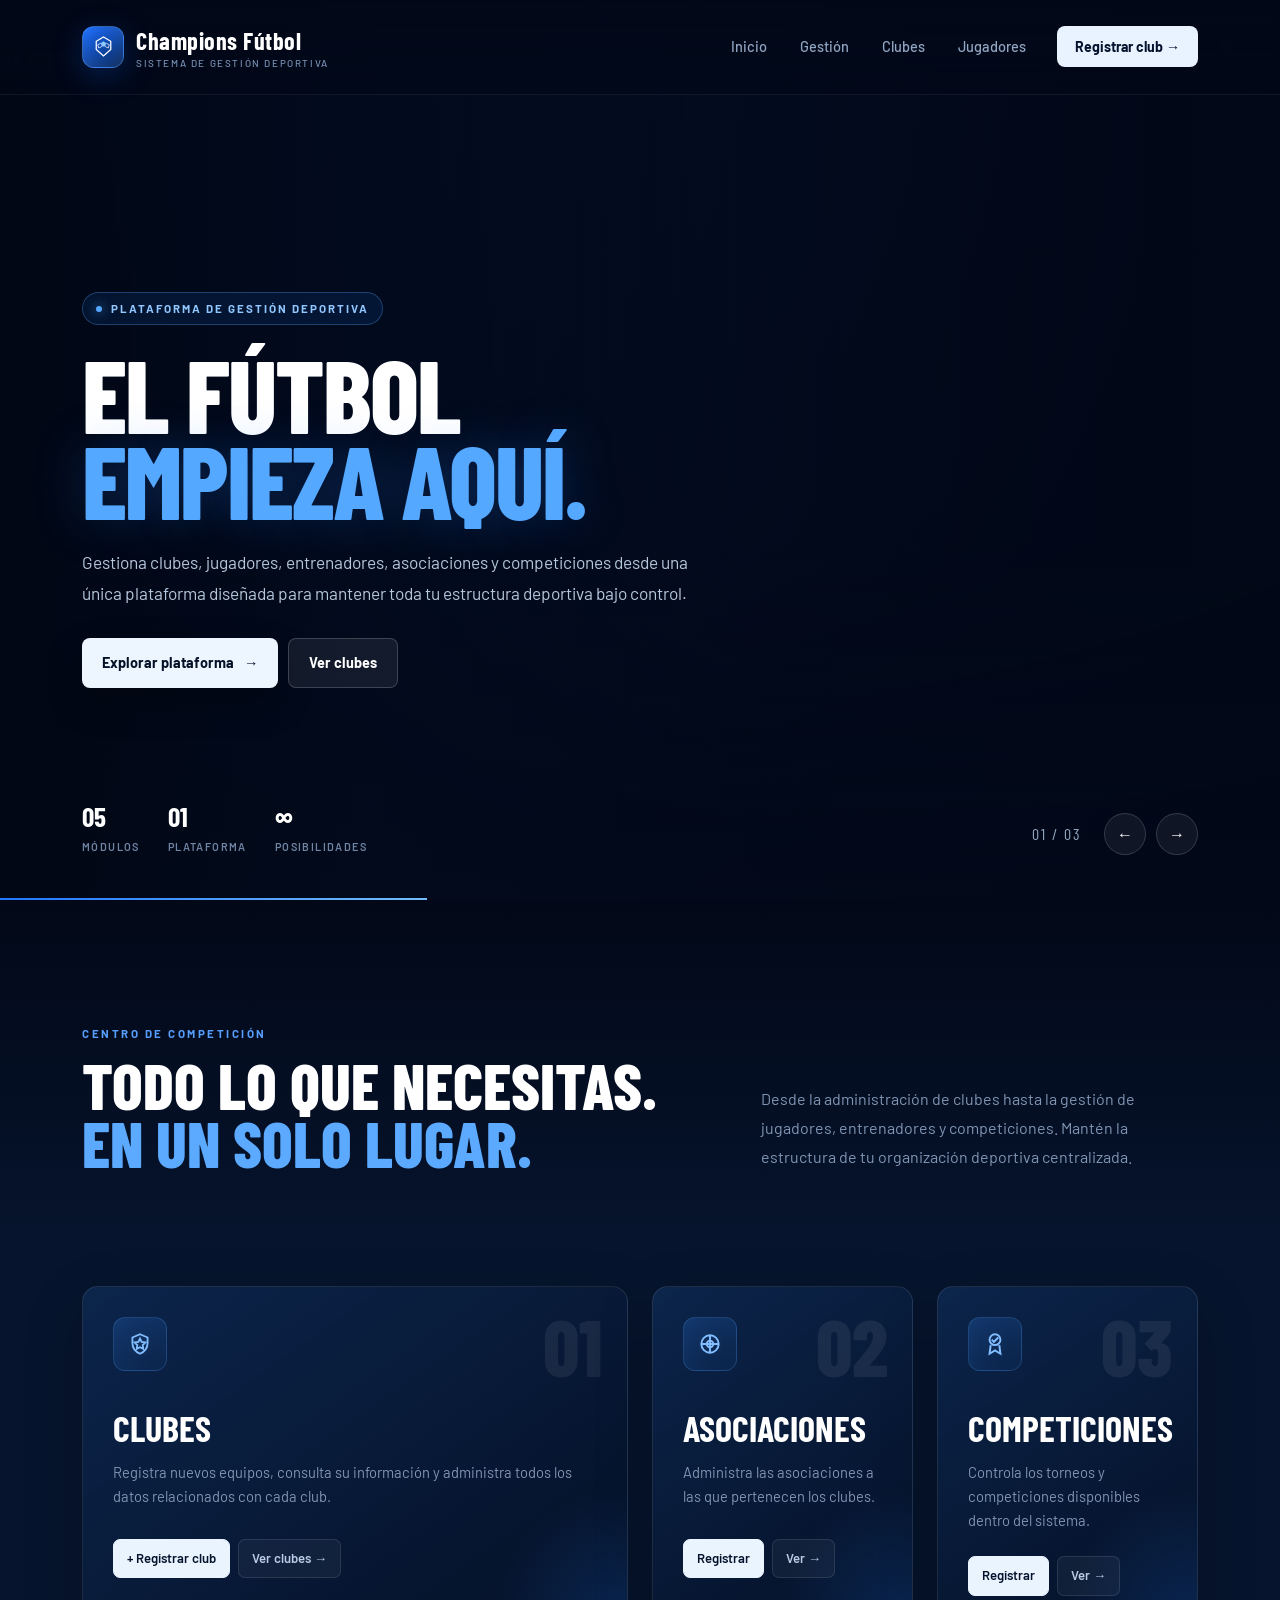
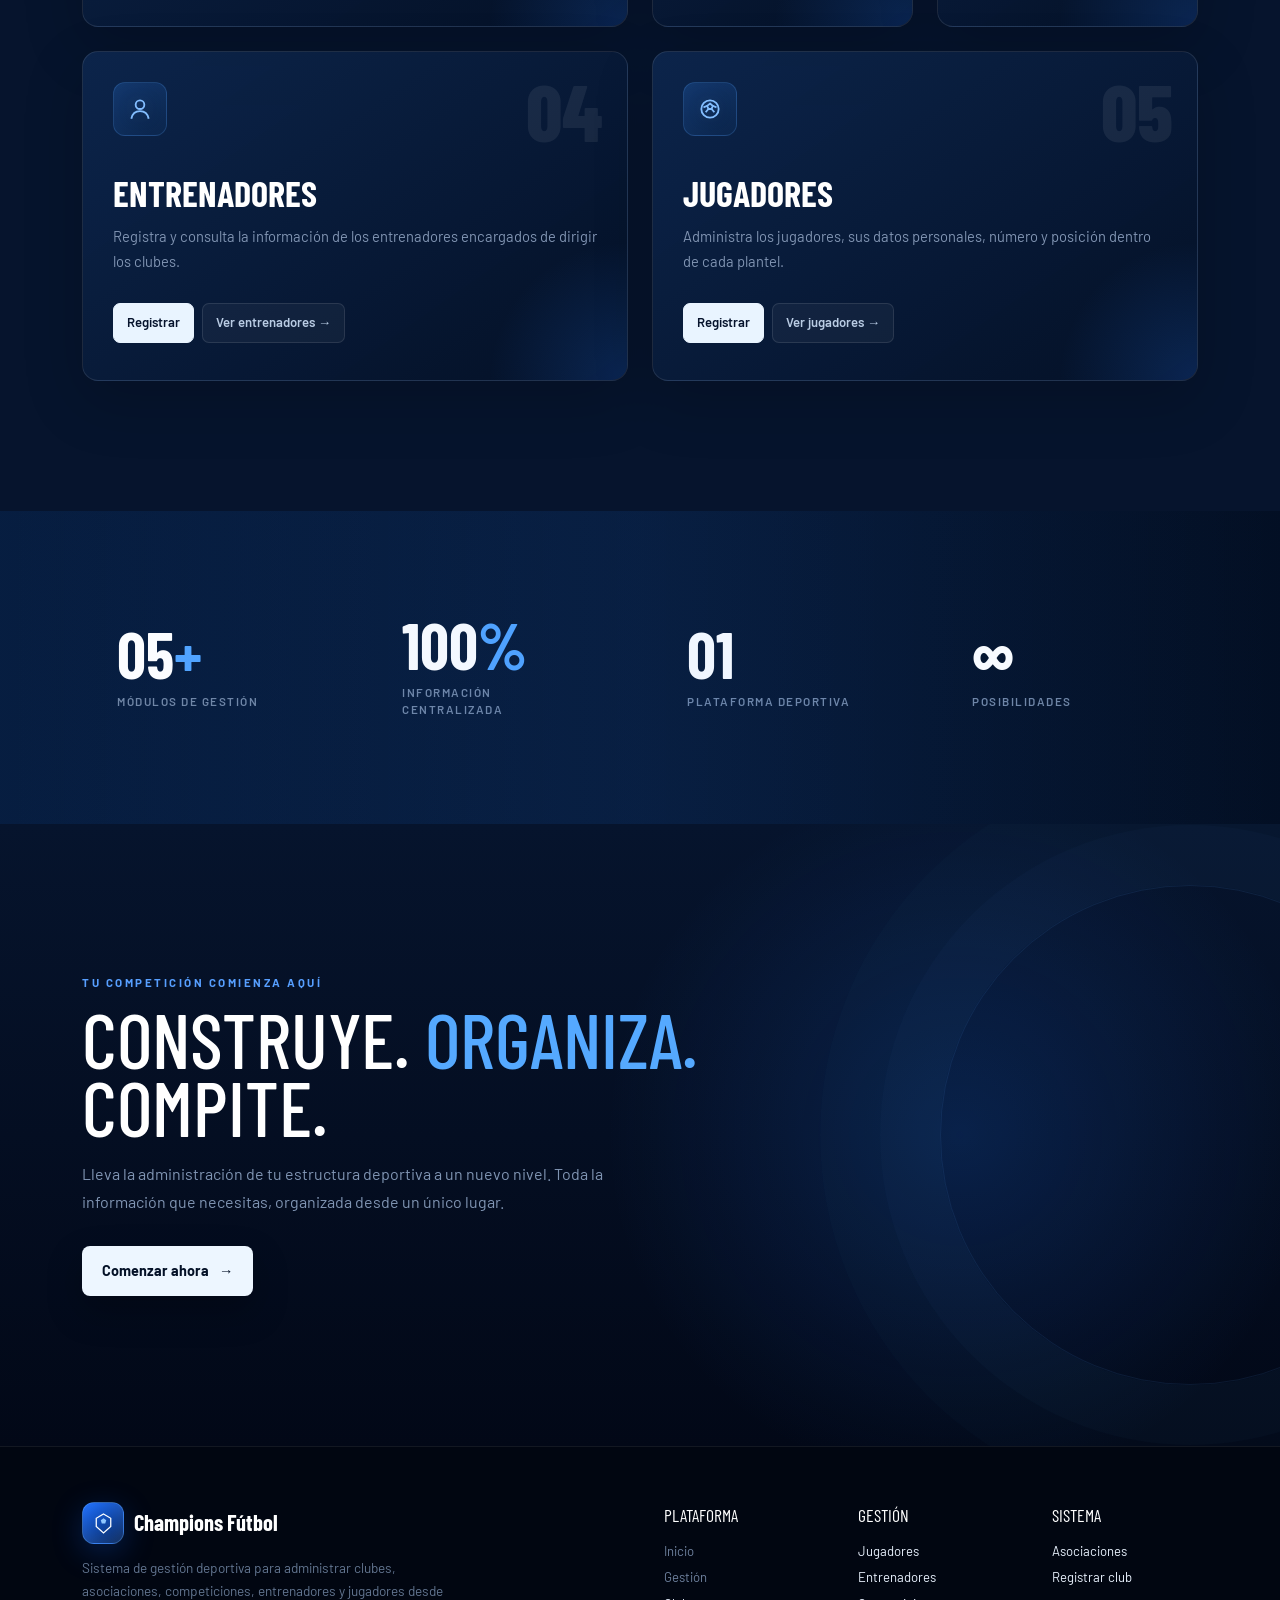
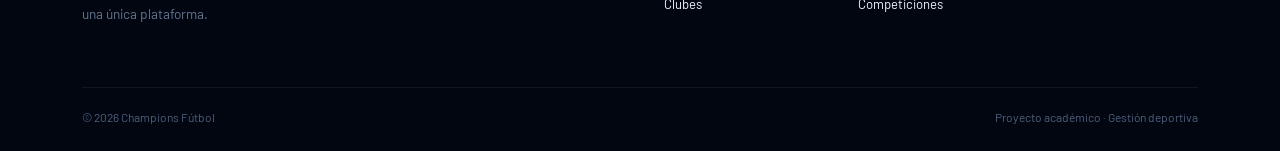
<file: futbol-apirest-norelacional/target/classes/templates/index.html>
<!DOCTYPE html>
<html lang="es" xmlns:th="http://www.thymeleaf.org">

<head>

    <meta charset="UTF-8">
    <meta name="viewport" content="width=device-width, initial-scale=1">

    <title>Champions Fútbol | Gestión deportiva</title>

    <!-- Bootstrap -->
    <link
        href="https://cdn.jsdelivr.net/npm/bootstrap@5.3.3/dist/css/bootstrap.min.css"
        rel="stylesheet">

    <!-- Fuentes -->
    <link
        href="https://fonts.googleapis.com/css2?family=Barlow:wght@300;400;500;600;700&family=Barlow+Condensed:wght@400;500;600;700;800&display=swap"
        rel="stylesheet">

    <style>

        /* =========================================================
           VARIABLES
        ========================================================= */

        :root {

            --bg: #020817;
            --bg-2: #06132c;
            --bg-3: #0a1d3d;

            --blue: #1464ff;
            --blue-light: #54a7ff;
            --blue-soft: #8fc7ff;

            --white: #ffffff;
            --text: #eaf3ff;
            --muted: #8498b7;
            --muted-2: #5f7393;

            --line: rgba(255,255,255,.10);
            --line-blue: rgba(73,151,255,.28);

            --glass: rgba(7,22,48,.68);

            --shadow:
                0 30px 90px rgba(0,0,0,.42);

            --ease: cubic-bezier(.22,.61,.36,1);
        }


        /* =========================================================
           RESET
        ========================================================= */

        * {
            box-sizing: border-box;
        }

        html {
            scroll-behavior: smooth;
        }

        body {

            margin: 0;

            color: var(--text);

            font-family: 'Barlow', sans-serif;

            background:
                radial-gradient(
                    circle at 10% 0%,
                    rgba(26,91,190,.15),
                    transparent 30%
                ),
                radial-gradient(
                    circle at 90% 40%,
                    rgba(24,103,255,.10),
                    transparent 30%
                ),
                var(--bg);

            overflow-x: hidden;
        }

        a {
            text-decoration: none;
        }

        h1,
        h2,
        h3,
        h4 {
            font-family: 'Barlow Condensed', sans-serif;
        }


        /* =========================================================
           GRID DECORATIVO
        ========================================================= */

        body::before {

            content: "";

            position: fixed;

            inset: 0;

            pointer-events: none;

            z-index: -1;

            opacity: .18;

            background-image:

                linear-gradient(
                    rgba(255,255,255,.025) 1px,
                    transparent 1px
                ),

                linear-gradient(
                    90deg,
                    rgba(255,255,255,.025) 1px,
                    transparent 1px
                );

            background-size: 90px 90px;

            mask-image:
                linear-gradient(
                    to bottom,
                    black,
                    transparent 70%
                );
        }


        /* =========================================================
           NAVBAR
        ========================================================= */

        .main-navbar {

            position: fixed;

            top: 0;
            left: 0;
            right: 0;

            z-index: 1000;

            padding: 18px 0;

            background:
                linear-gradient(
                    to bottom,
                    rgba(2,8,23,.92),
                    rgba(2,8,23,.55)
                );

            backdrop-filter: blur(18px);
            -webkit-backdrop-filter: blur(18px);

            border-bottom:
                1px solid rgba(255,255,255,.06);
        }

        .navbar-brand {

            display: flex;

            align-items: center;

            gap: 12px;

            color: white !important;

            font-family:
                'Barlow Condensed',
                sans-serif;

            font-size: 1.5rem;

            font-weight: 700;

            letter-spacing: .5px;
        }

        .brand-mark {

            width: 42px;
            height: 42px;

            display: flex;

            align-items: center;
            justify-content: center;

            border-radius: 12px;

            background:
                linear-gradient(
                    145deg,
                    #176bff,
                    #08265a
                );

            border:
                1px solid rgba(123,190,255,.35);

            box-shadow:
                0 8px 30px rgba(20,100,255,.25),
                inset 0 0 20px rgba(255,255,255,.08);
        }

        .brand-mark svg {
            width: 25px;
            height: 25px;
        }

        .brand-subtitle {

            display: block;

            margin-top: -3px;

            color: #7891b5;

            font-family: 'Barlow', sans-serif;

            font-size: .62rem;

            font-weight: 500;

            letter-spacing: 1.6px;

            text-transform: uppercase;
        }

        .nav-links {

            display: flex;

            align-items: center;

            gap: 5px;
        }

        .nav-links .nav-link {

            position: relative;

            padding: 9px 14px !important;

            color: #91a6c3;

            font-size: .91rem;

            font-weight: 500;

            border-radius: 8px;

            transition: .25s ease;
        }

        .nav-links .nav-link:hover {

            color: white;

            background:
                rgba(255,255,255,.055);
        }

        .nav-action {

            margin-left: 12px;

            padding: 10px 18px;

            border-radius: 8px;

            color: #06132e;

            background: #e8f3ff;

            font-size: .88rem;

            font-weight: 700;

            transition: .25s ease;
        }

        .nav-action:hover {

            color: #06132e;

            transform: translateY(-2px);

            background: white;

            box-shadow:
                0 10px 30px rgba(80,160,255,.20);
        }


        /* =========================================================
           HERO / CARRUSEL
        ========================================================= */

        .hero {

            position: relative;

            min-height: 820px;

            height: 100vh;

            max-height: 960px;

            overflow: hidden;
        }

        .hero-slide {

            position: absolute;

            inset: 0;

            opacity: 0;

            visibility: hidden;

            transition:
                opacity 1s ease,
                visibility 1s ease;
        }

        .hero-slide.active {

            opacity: 1;

            visibility: visible;
        }

        .hero-image {

            position: absolute;

            inset: 0;

            background-position: center;
            background-size: cover;

            transform: scale(1.04);

            transition:
                transform 7s var(--ease);
        }

        .hero-slide.active .hero-image {

            transform: scale(1);
        }

        .hero-slide:nth-child(1) .hero-image {

            background-image:
                url("https://images.unsplash.com/photo-1579952363873-27f3bade9f55?auto=format&fit=crop&w=2200&q=90");
        }

        .hero-slide:nth-child(2) .hero-image {

            background-image:
                url("https://images.unsplash.com/photo-1518091043644-c1d4457512c6?auto=format&fit=crop&w=2200&q=90");
        }

        .hero-slide:nth-child(3) .hero-image {

            background-image:
                url("https://images.unsplash.com/photo-1522778119026-d647f0596c20?auto=format&fit=crop&w=2200&q=90");
        }

        .hero-overlay {

            position: absolute;

            inset: 0;

            background:

                linear-gradient(
                    90deg,
                    rgba(1,7,20,.98) 0%,
                    rgba(2,10,28,.88) 28%,
                    rgba(2,10,28,.52) 58%,
                    rgba(2,8,23,.72) 100%
                ),

                linear-gradient(
                    0deg,
                    #020817 0%,
                    transparent 40%
                );
        }

        .hero-content {

            position: relative;

            z-index: 5;

            height: 100%;

            display: flex;

            align-items: center;
        }

        .hero-copy {

            max-width: 800px;

            padding-top: 80px;
        }

        .eyebrow {

            display: inline-flex;

            align-items: center;

            gap: 9px;

            margin-bottom: 25px;

            padding: 7px 13px;

            color: #91c7ff;

            border:
                1px solid rgba(95,169,255,.30);

            background:
                rgba(13,62,130,.24);

            border-radius: 100px;

            font-size: .72rem;

            font-weight: 700;

            letter-spacing: 2px;

            text-transform: uppercase;

            backdrop-filter: blur(12px);
        }

        .eyebrow-dot {

            width: 6px;
            height: 6px;

            border-radius: 50%;

            background: #54a7ff;

            box-shadow:
                0 0 12px #54a7ff;
        }

        .hero-title {

            margin: 0 0 25px;

            color: white;

            font-size:
                clamp(4rem, 8vw, 8.5rem);

            line-height: .84;

            font-weight: 800;

            letter-spacing: -2px;

            text-transform: uppercase;
        }

        .hero-title span {

            display: block;

            color: #55a8ff;

            text-shadow:
                0 0 50px rgba(50,135,255,.25);
        }

        .hero-text {

            max-width: 620px;

            margin-bottom: 30px;

            color: #b6c6dc;

            font-size: 1.08rem;

            line-height: 1.75;
        }

        .hero-buttons {

            display: flex;

            flex-wrap: wrap;

            gap: 10px;
        }

        .hero-btn {

            min-height: 50px;

            display: inline-flex;

            align-items: center;

            justify-content: center;

            gap: 10px;

            padding: 0 20px;

            border-radius: 8px;

            font-weight: 700;

            font-size: .9rem;

            transition: .3s var(--ease);
        }

        .hero-btn-primary {

            color: #041127;

            background: #edf6ff;

            box-shadow:
                0 15px 35px rgba(0,0,0,.25);
        }

        .hero-btn-primary:hover {

            color: #041127;

            transform: translateY(-3px);

            box-shadow:
                0 20px 45px rgba(60,145,255,.22);
        }

        .hero-btn-secondary {

            color: white;

            border:
                1px solid rgba(255,255,255,.18);

            background:
                rgba(255,255,255,.07);

            backdrop-filter: blur(10px);
        }

        .hero-btn-secondary:hover {

            color: white;

            background:
                rgba(255,255,255,.13);

            transform: translateY(-3px);
        }


        /* =========================================================
           HERO INFO
        ========================================================= */

        .hero-info {

            position: absolute;

            left: 0;
            right: 0;
            bottom: 0;

            z-index: 10;

            padding-bottom: 45px;
        }

        .hero-info-inner {

            display: flex;

            align-items: end;

            justify-content: space-between;
        }

        .hero-meta {

            display: flex;

            align-items: center;

            gap: 28px;
        }

        .meta-item {

            display: flex;

            flex-direction: column;

            gap: 2px;
        }

        .meta-number {

            color: white;

            font-family:
                'Barlow Condensed',
                sans-serif;

            font-size: 1.7rem;

            font-weight: 700;
        }

        .meta-label {

            color: #7085a4;

            font-size: .68rem;

            font-weight: 600;

            letter-spacing: 1.4px;

            text-transform: uppercase;
        }

        .hero-controls {

            display: flex;

            align-items: center;

            gap: 10px;
        }

        .slide-counter {

            margin-right: 12px;

            color: #90a5c1;

            font-family:
                'Barlow Condensed',
                sans-serif;

            font-size: 1rem;

            letter-spacing: 2px;
        }

        .slider-btn {

            width: 42px;
            height: 42px;

            display: flex;

            align-items: center;
            justify-content: center;

            color: white;

            border:
                1px solid rgba(255,255,255,.15);

            border-radius: 50%;

            background:
                rgba(255,255,255,.06);

            cursor: pointer;

            transition: .25s ease;
        }

        .slider-btn:hover {

            background:
                rgba(48,126,255,.35);

            border-color:
                rgba(91,166,255,.45);
        }

        .slider-progress {

            position: absolute;

            left: 0;
            bottom: 0;

            height: 2px;

            width: 33.33%;

            background:
                linear-gradient(
                    90deg,
                    #2177ff,
                    #72bdff
                );

            transition:
                width .4s ease;
        }


        /* =========================================================
           SECCIÓN INTRO
        ========================================================= */

        .intro {

            position: relative;

            padding: 125px 0 75px;

            background:
                linear-gradient(
                    180deg,
                    #020817,
                    #06142d
                );
        }

        .section-eyebrow {

            margin-bottom: 14px;

            color: #579fff;

            font-size: .72rem;

            font-weight: 700;

            letter-spacing: 2.5px;

            text-transform: uppercase;
        }

        .section-heading {

            margin: 0;

            color: white;

            font-size:
                clamp(3rem, 5vw, 5rem);

            line-height: .9;

            font-weight: 800;

            text-transform: uppercase;
        }

        .section-heading span {

            color: #5caaff;
        }

        .intro-description {

            max-width: 550px;

            margin: 0;

            color: #8195b3;

            font-size: 1rem;

            line-height: 1.8;
        }


        /* =========================================================
           MÓDULOS
        ========================================================= */

        .modules {

            padding: 40px 0 130px;

            background: #06142d;
        }

        .module {

            position: relative;

            height: 100%;

            min-height: 330px;

            padding: 30px;

            overflow: hidden;

            border:
                1px solid var(--line);

            border-radius: 16px;

            background:
                linear-gradient(
                    145deg,
                    rgba(13,39,78,.90),
                    rgba(4,16,38,.95)
                );

            box-shadow:
                0 20px 60px rgba(0,0,0,.18);

            transition:
                transform .35s var(--ease),
                border-color .35s ease,
                box-shadow .35s ease;
        }

        .module:hover {

            transform: translateY(-8px);

            border-color:
                rgba(79,158,255,.35);

            box-shadow:
                0 30px 75px rgba(0,0,0,.35),
                0 0 45px rgba(27,100,220,.08);
        }

        .module::before {

            content: "";

            position: absolute;

            width: 300px;
            height: 300px;

            right: -150px;
            bottom: -150px;

            border-radius: 50%;

            background:
                radial-gradient(
                    circle,
                    rgba(37,124,255,.20),
                    transparent 65%
                );

            transition: .4s ease;
        }

        .module:hover::before {

            transform: scale(1.3);

            opacity: .8;
        }

        .module-number {

            position: absolute;

            right: 24px;
            top: 18px;

            color:
                rgba(255,255,255,.07);

            font-family:
                'Barlow Condensed',
                sans-serif;

            font-size: 5rem;

            font-weight: 800;

            line-height: 1;
        }

        .module-icon {

            position: relative;

            width: 54px;
            height: 54px;

            display: flex;

            align-items: center;
            justify-content: center;

            margin-bottom: 35px;

            color: #82bdff;

            border:
                1px solid rgba(89,166,255,.22);

            border-radius: 12px;

            background:
                linear-gradient(
                    145deg,
                    rgba(50,128,236,.22),
                    rgba(16,48,94,.20)
                );

            box-shadow:
                inset 0 0 20px rgba(80,160,255,.04);
        }

        .module-icon svg {

            width: 26px;
            height: 26px;
        }

        .module h3 {

            position: relative;

            margin: 0 0 10px;

            color: white;

            font-size: 2.25rem;

            font-weight: 700;

            text-transform: uppercase;
        }

        .module p {

            position: relative;

            max-width: 500px;

            min-height: 55px;

            margin-bottom: 24px;

            color: #8094b2;

            font-size: .92rem;

            line-height: 1.65;
        }

        .module-actions {

            position: relative;

            display: flex;

            flex-wrap: wrap;

            gap: 8px;
        }

        .module-btn {

            display: inline-flex;

            align-items: center;

            gap: 7px;

            padding: 9px 13px;

            color: #b9cce4;

            border:
                1px solid rgba(255,255,255,.10);

            border-radius: 7px;

            background:
                rgba(255,255,255,.045);

            font-size: .82rem;

            font-weight: 600;

            transition: .25s ease;
        }

        .module-btn:hover {

            color: white;

            background:
                rgba(72,145,255,.17);

            border-color:
                rgba(80,155,255,.30);
        }

        .module-btn.primary {

            color: #06132c;

            background:
                #e9f4ff;

            border-color:
                #e9f4ff;
        }

        .module-btn.primary:hover {

            color: #06132c;

            background: white;

            transform: translateY(-2px);
        }


        /* =========================================================
           ESTADÍSTICAS
        ========================================================= */

        .stats {

            position: relative;

            padding: 95px 0;

            background:

                linear-gradient(
                    90deg,
                    rgba(7,31,67,.95),
                    rgba(3,16,37,.95)
                );
        }

        .stats::before {

            content: "";

            position: absolute;

            inset: 0;

            background:
                linear-gradient(
                    90deg,
                    transparent,
                    rgba(47,132,255,.08),
                    transparent
                );

            pointer-events: none;
        }

        .stat {

            padding: 10px 35px;

            border-left:
                1px solid rgba(255,255,255,.10);
        }

        .stat:first-child {

            border-left: none;
        }

        .stat-number {

            color: white;

            font-family:
                'Barlow Condensed',
                sans-serif;

            font-size: 4rem;

            font-weight: 700;

            line-height: .9;
        }

        .stat-number span {

            color: #51a4ff;
        }

        .stat-label {

            margin-top: 10px;

            color: #7186a5;

            font-size: .73rem;

            font-weight: 600;

            letter-spacing: 1.5px;

            text-transform: uppercase;
        }


        /* =========================================================
           CTA
        ========================================================= */

        .cta {

            position: relative;

            padding: 150px 0;

            overflow: hidden;

            background:

                radial-gradient(
                    circle at 75% 50%,
                    rgba(32,119,255,.18),
                    transparent 35%
                ),

                linear-gradient(
                    180deg,
                    #06142d,
                    #020817
                );
        }

        .cta::before {

            content: "";

            position: absolute;

            width: 500px;
            height: 500px;

            right: -160px;
            top: 50%;

            transform: translateY(-50%);

            border-radius: 50%;

            border:
                1px solid rgba(87,166,255,.10);

            box-shadow:
                0 0 0 60px rgba(87,166,255,.025),
                0 0 0 120px rgba(87,166,255,.015);
        }

        .cta-content {

            position: relative;

            z-index: 2;
        }

        .cta-title {

            max-width: 850px;

            margin: 0 0 20px;

            color: white;

            font-size:
                clamp(3.3rem, 6vw, 6.5rem);

            line-height: .88;

            text-transform: uppercase;
        }

        .cta-title span {

            color: #55a9ff;
        }

        .cta-text {

            max-width: 580px;

            margin-bottom: 30px;

            color: #8095b3;

            line-height: 1.75;
        }


        /* =========================================================
           FOOTER
        ========================================================= */

        footer {

            padding: 55px 0 25px;

            background: #010611;

            border-top:
                1px solid rgba(255,255,255,.07);
        }

        .footer-brand {

            display: flex;

            align-items: center;

            gap: 10px;

            color: white;

            font-family:
                'Barlow Condensed',
                sans-serif;

            font-size: 1.4rem;

            font-weight: 700;
        }

        .footer-description {

            max-width: 380px;

            margin-top: 12px;

            color: #637691;

            font-size: .85rem;

            line-height: 1.7;
        }

        .footer-title {

            margin-bottom: 13px;

            color: white;

            font-family:
                'Barlow Condensed',
                sans-serif;

            font-size: 1.1rem;

            text-transform: uppercase;
        }

        .footer-links {

            display: flex;

            flex-direction: column;

            gap: 7px;
        }

        .footer-links a {

            color: #6e819e;

            font-size: .82rem;

            transition: .2s ease;
        }

        .footer-links a:hover {

            color: #8fc7ff;

            transform: translateX(3px);
        }

        .footer-bottom {

            margin-top: 45px;

            padding-top: 20px;

            border-top:
                1px solid rgba(255,255,255,.06);

            color: #4d607b;

            font-size: .75rem;
        }


        /* =========================================================
           ANIMACIONES
        ========================================================= */

        @keyframes fadeUp {

            from {

                opacity: 0;

                transform:
                    translateY(25px);
            }

            to {

                opacity: 1;

                transform:
                    translateY(0);
            }
        }

        .hero-slide.active .eyebrow {

            animation:
                fadeUp .8s .1s both;
        }

        .hero-slide.active .hero-title {

            animation:
                fadeUp .8s .2s both;
        }

        .hero-slide.active .hero-text {

            animation:
                fadeUp .8s .3s both;
        }

        .hero-slide.active .hero-buttons {

            animation:
                fadeUp .8s .4s both;
        }


        /* =========================================================
           RESPONSIVE
        ========================================================= */

        @media (max-width: 991px) {

            .main-navbar {
                padding: 12px 0;
            }

            .nav-links {
                padding-top: 15px;

                align-items: flex-start;

                flex-direction: column;
            }

            .nav-action {
                margin: 10px 0 0;
            }

            .hero {
                min-height: 760px;
            }

            .hero-title {
                font-size: clamp(3.7rem, 12vw, 6rem);
            }

            .hero-meta {
                gap: 18px;
            }

            .stat {
                border-left: none;

                border-top:
                    1px solid rgba(255,255,255,.10);

                padding:
                    25px 15px;
            }

            .stat:first-child {
                border-top: none;
            }
        }


        @media (max-width: 575px) {

            .hero {
                min-height: 760px;
            }

            .hero-title {
                font-size: 3.7rem;

                letter-spacing: -1px;
            }

            .hero-text {
                font-size: .95rem;
            }

            .hero-buttons {
                flex-direction: column;
            }

            .hero-btn {
                width: 100%;
            }

            .hero-info-inner {
                align-items: flex-start;

                flex-direction: column;

                gap: 20px;
            }

            .hero-meta {
                width: 100%;

                justify-content: space-between;
            }

            .hero-controls {
                align-self: flex-end;
            }

            .intro {
                padding-top: 85px;
            }

            .module {
                min-height: auto;

                padding: 25px;
            }

            .module-number {
                font-size: 4rem;
            }

            .cta {
                padding: 100px 0;
            }

            .cta-title {
                font-size: 3.5rem;
            }
        }

    </style>

</head>


<body>


<!-- =========================================================
     NAVBAR
========================================================= -->

<nav class="navbar navbar-expand-lg main-navbar">

    <div class="container">

        <a class="navbar-brand" href="#inicio">

            <div class="brand-mark">

                <svg
                    viewBox="0 0 100 100"
                    fill="none">

                    <path
                        d="M50 12L79 29V62L50 88L21 62V29L50 12Z"
                        stroke="white"
                        stroke-width="5"/>

                    <path
                        d="M50 29L61 37L57 50H43L39 37L50 29Z"
                        fill="#8fc7ff"/>

                    <path
                        d="M39 37L27 43L31 56L43 50"
                        stroke="white"
                        stroke-width="3"/>

                    <path
                        d="M61 37L73 43L69 56L57 50"
                        stroke="white"
                        stroke-width="3"/>

                </svg>

            </div>

            <div>

                Champions Fútbol

                <span class="brand-subtitle">
                    Sistema de gestión deportiva
                </span>

            </div>

        </a>


        <button
            class="navbar-toggler"
            type="button"
            data-bs-toggle="collapse"
            data-bs-target="#navMenu">

            <span class="navbar-toggler-icon"></span>

        </button>


        <div
            class="collapse navbar-collapse"
            id="navMenu">

            <div class="nav-links ms-auto">

                <a
                    class="nav-link"
                    href="#inicio">
                    Inicio
                </a>

                <a
                    class="nav-link"
                    href="#gestion">
                    Gestión
                </a>

                <a
                    class="nav-link"
                    th:href="@{/club/listar}">
                    Clubes
                </a>

                <a
                    class="nav-link"
                    th:href="@{/jugador/listar}">
                    Jugadores
                </a>

                <a
                    class="nav-action"
                    th:href="@{/club}">
                    Registrar club →
                </a>

            </div>

        </div>

    </div>

</nav>


<!-- =========================================================
     HERO
========================================================= -->

<header
    class="hero"
    id="inicio">


    <!-- SLIDE 1 -->

    <div class="hero-slide active">

        <div class="hero-image"></div>

        <div class="hero-overlay"></div>


        <div class="container hero-content">

            <div class="hero-copy">

                <div class="eyebrow">

                    <span class="eyebrow-dot"></span>

                    Plataforma de gestión deportiva

                </div>


                <h1 class="hero-title">

                    El fútbol

                    <span>
                        empieza aquí.
                    </span>

                </h1>


                <p class="hero-text">

                    Gestiona clubes, jugadores, entrenadores,
                    asociaciones y competiciones desde una
                    única plataforma diseñada para mantener
                    toda tu estructura deportiva bajo control.

                </p>


                <div class="hero-buttons">

                    <a
                        class="hero-btn hero-btn-primary"
                        href="#gestion">

                        Explorar plataforma

                        <span>→</span>

                    </a>


                    <a
                        class="hero-btn hero-btn-secondary"
                        th:href="@{/club/listar}">

                        Ver clubes

                    </a>

                </div>

            </div>

        </div>

    </div>


    <!-- SLIDE 2 -->

    <div class="hero-slide">

        <div class="hero-image"></div>

        <div class="hero-overlay"></div>


        <div class="container hero-content">

            <div class="hero-copy">

                <div class="eyebrow">

                    <span class="eyebrow-dot"></span>

                    Administración de clubes

                </div>


                <h1 class="hero-title">

                    Cada equipo.

                    <span>
                        Una historia.
                    </span>

                </h1>


                <p class="hero-text">

                    Registra y administra la información
                    de cada club para construir una base
                    deportiva organizada y preparada para
                    competir.

                </p>


                <div class="hero-buttons">

                    <a
                        class="hero-btn hero-btn-primary"
                        th:href="@{/club}">

                        Registrar club

                        <span>→</span>

                    </a>


                    <a
                        class="hero-btn hero-btn-secondary"
                        th:href="@{/club/listar}">

                        Consultar clubes

                    </a>

                </div>

            </div>

        </div>

    </div>


    <!-- SLIDE 3 -->

    <div class="hero-slide">

        <div class="hero-image"></div>

        <div class="hero-overlay"></div>


        <div class="container hero-content">

            <div class="hero-copy">

                <div class="eyebrow">

                    <span class="eyebrow-dot"></span>

                    Gestión de plantillas

                </div>


                <h1 class="hero-title">

                    El talento

                    <span>
                        mueve el juego.
                    </span>

                </h1>


                <p class="hero-text">

                    Mantén organizados los datos de tus
                    jugadores y entrenadores y construye
                    una estructura deportiva preparada
                    para cada competición.

                </p>


                <div class="hero-buttons">

                    <a
                        class="hero-btn hero-btn-primary"
                        th:href="@{/jugador}">

                        Gestionar jugadores

                        <span>→</span>

                    </a>


                    <a
                        class="hero-btn hero-btn-secondary"
                        th:href="@{/entrenador/listar}">

                        Ver entrenadores

                    </a>

                </div>

            </div>

        </div>

    </div>


    <!-- INFORMACIÓN INFERIOR -->

    <div class="hero-info">

        <div class="container">

            <div class="hero-info-inner">


                <div class="hero-meta">

                    <div class="meta-item">

                        <span class="meta-number">
                            05
                        </span>

                        <span class="meta-label">
                            Módulos
                        </span>

                    </div>


                    <div class="meta-item">

                        <span class="meta-number">
                            01
                        </span>

                        <span class="meta-label">
                            Plataforma
                        </span>

                    </div>


                    <div class="meta-item">

                        <span class="meta-number">
                            ∞
                        </span>

                        <span class="meta-label">
                            Posibilidades
                        </span>

                    </div>

                </div>


                <div class="hero-controls">

                    <span
                        class="slide-counter"
                        id="slideCounter">

                        01 / 03

                    </span>


                    <button
                        class="slider-btn"
                        id="prevSlide"
                        aria-label="Anterior">

                        ←

                    </button>


                    <button
                        class="slider-btn"
                        id="nextSlide"
                        aria-label="Siguiente">

                        →

                    </button>

                </div>

            </div>

        </div>

    </div>


    <div
        class="slider-progress"
        id="sliderProgress">
    </div>

</header>


<!-- =========================================================
     INTRO
========================================================= -->

<section class="intro">

    <div class="container">

        <div class="row align-items-end g-5">

            <div class="col-lg-7">

                <div class="section-eyebrow">
                    Centro de competición
                </div>

                <h2 class="section-heading">
                    Todo lo que necesitas.
                    <span>En un solo lugar.</span>
                </h2>

            </div>


            <div class="col-lg-5">

                <p class="intro-description">

                    Desde la administración de clubes hasta
                    la gestión de jugadores, entrenadores y
                    competiciones. Mantén la estructura de
                    tu organización deportiva centralizada.

                </p>

            </div>

        </div>

    </div>

</section>


<!-- =========================================================
     MÓDULOS
========================================================= -->

<section
    class="modules"
    id="gestion">

    <div class="container">

        <div class="row g-4">


            <!-- CLUBES -->

            <div class="col-lg-6">

                <article class="module">

                    <span class="module-number">
                        01
                    </span>


                    <div class="module-icon">

                        <svg
                            viewBox="0 0 24 24"
                            fill="none"
                            stroke="currentColor"
                            stroke-width="1.7">

                            <path
                                d="M12 3L19 6V11C19 15.5 16.1 19.1 12 21C7.9 19.1 5 15.5 5 11V6L12 3Z"/>

                            <path
                                d="M12 7L13.5 10L17 10.5L14.5 13L15 16.5L12 15L9 16.5L9.5 13L7 10.5L10.5 10L12 7Z"/>

                        </svg>

                    </div>


                    <h3>
                        Clubes
                    </h3>


                    <p>

                        Registra nuevos equipos, consulta su
                        información y administra todos los datos
                        relacionados con cada club.

                    </p>


                    <div class="module-actions">

                        <a
                            class="module-btn primary"
                            th:href="@{/club}">

                            + Registrar club

                        </a>


                        <a
                            class="module-btn"
                            th:href="@{/club/listar}">

                            Ver clubes →

                        </a>

                    </div>

                </article>

            </div>


            <!-- ASOCIACIONES -->

            <div class="col-lg-3 col-md-6">

                <article class="module">

                    <span class="module-number">
                        02
                    </span>


                    <div class="module-icon">

                        <svg
                            viewBox="0 0 24 24"
                            fill="none"
                            stroke="currentColor"
                            stroke-width="1.8">

                            <circle
                                cx="12"
                                cy="12"
                                r="8"/>

                            <path
                                d="M12 4V20"/>

                            <path
                                d="M4 12H20"/>

                            <circle
                                cx="12"
                                cy="12"
                                r="3"/>

                        </svg>

                    </div>


                    <h3>
                        Asociaciones
                    </h3>


                    <p>

                        Administra las asociaciones a las
                        que pertenecen los clubes.

                    </p>


                    <div class="module-actions">

                        <a
                            class="module-btn primary"
                            th:href="@{/asociacion}">

                            Registrar

                        </a>


                        <a
                            class="module-btn"
                            th:href="@{/asociacion/listar}">

                            Ver →

                        </a>

                    </div>

                </article>

            </div>


            <!-- COMPETICIONES -->

            <div class="col-lg-3 col-md-6">

                <article class="module">

                    <span class="module-number">
                        03
                    </span>


                    <div class="module-icon">

                        <svg
                            viewBox="0 0 24 24"
                            fill="none"
                            stroke="currentColor"
                            stroke-width="1.8">

                            <circle
                                cx="12"
                                cy="8"
                                r="5"/>

                            <path
                                d="M8 13L7 21L12 18L17 21L16 13"/>

                            <path
                                d="M9 8L11 10L15 6"/>

                        </svg>

                    </div>


                    <h3>
                        Competiciones
                    </h3>


                    <p>

                        Controla los torneos y competiciones
                        disponibles dentro del sistema.

                    </p>


                    <div class="module-actions">

                        <a
                            class="module-btn primary"
                            th:href="@{/competicion}">

                            Registrar

                        </a>


                        <a
                            class="module-btn"
                            th:href="@{/competicion/listar}">

                            Ver →

                        </a>

                    </div>

                </article>

            </div>


            <!-- ENTRENADORES -->

            <div class="col-lg-6 col-md-6">

                <article class="module">

                    <span class="module-number">
                        04
                    </span>


                    <div class="module-icon">

                        <svg
                            viewBox="0 0 24 24"
                            fill="none"
                            stroke="currentColor"
                            stroke-width="1.7">

                            <circle
                                cx="12"
                                cy="8"
                                r="4"/>

                            <path
                                d="M4 21C4.8 16.8 7.4 14 12 14C16.6 14 19.2 16.8 20 21"/>

                        </svg>

                    </div>


                    <h3>
                        Entrenadores
                    </h3>


                    <p>

                        Registra y consulta la información
                        de los entrenadores encargados de
                        dirigir los clubes.

                    </p>


                    <div class="module-actions">

                        <a
                            class="module-btn primary"
                            th:href="@{/entrenador}">

                            Registrar

                        </a>


                        <a
                            class="module-btn"
                            th:href="@{/entrenador/listar}">

                            Ver entrenadores →

                        </a>

                    </div>

                </article>

            </div>


            <!-- JUGADORES -->

            <div class="col-lg-6 col-md-6">

                <article class="module">

                    <span class="module-number">
                        05
                    </span>


                    <div class="module-icon">

                        <svg
                            viewBox="0 0 24 24"
                            fill="none"
                            stroke="currentColor"
                            stroke-width="1.7">

                            <circle
                                cx="12"
                                cy="12"
                                r="8"/>

                            <path
                                d="M12 7L14.5 9L13.5 12H10.5L9.5 9L12 7Z"/>

                            <path
                                d="M9.5 9L6 10.5"/>

                            <path
                                d="M14.5 9L18 10.5"/>

                            <path
                                d="M10.5 12L8 15"/>

                            <path
                                d="M13.5 12L16 15"/>

                        </svg>

                    </div>


                    <h3>
                        Jugadores
                    </h3>


                    <p>

                        Administra los jugadores, sus datos
                        personales, número y posición dentro
                        de cada plantel.

                    </p>


                    <div class="module-actions">

                        <a
                            class="module-btn primary"
                            th:href="@{/jugador}">

                            Registrar

                        </a>


                        <a
                            class="module-btn"
                            th:href="@{/jugador/listar}">

                            Ver jugadores →

                        </a>

                    </div>

                </article>

            </div>

        </div>

    </div>

</section>


<!-- =========================================================
     ESTADÍSTICAS
========================================================= -->

<section class="stats">

    <div class="container">

        <div class="row align-items-center">

            <div class="col-lg-3 col-md-6">

                <div class="stat">

                    <div class="stat-number">
                        05<span>+</span>
                    </div>

                    <div class="stat-label">
                        Módulos de gestión
                    </div>

                </div>

            </div>


            <div class="col-lg-3 col-md-6">

                <div class="stat">

                    <div class="stat-number">
                        100<span>%</span>
                    </div>

                    <div class="stat-label">
                        Información centralizada
                    </div>

                </div>

            </div>


            <div class="col-lg-3 col-md-6">

                <div class="stat">

                    <div class="stat-number">
                        01
                    </div>

                    <div class="stat-label">
                        Plataforma deportiva
                    </div>

                </div>

            </div>


            <div class="col-lg-3 col-md-6">

                <div class="stat">

                    <div class="stat-number">
                        ∞
                    </div>

                    <div class="stat-label">
                        Posibilidades
                    </div>

                </div>

            </div>

        </div>

    </div>

</section>


<!-- =========================================================
     CTA
========================================================= -->

<section class="cta">

    <div class="container">

        <div class="cta-content">

            <div class="section-eyebrow">
                Tu competición comienza aquí
            </div>


            <h2 class="cta-title">

                Construye.

                <span>
                    Organiza.
                </span>

                Compite.

            </h2>


            <p class="cta-text">

                Lleva la administración de tu estructura
                deportiva a un nuevo nivel. Toda la información
                que necesitas, organizada desde un único lugar.

            </p>


            <!-- BOTÓN ACTUALIZADO -->

            <a
                class="hero-btn hero-btn-primary"
                href="#gestion">

                Comenzar ahora

                <span>→</span>

            </a>

        </div>

    </div>

</section>


<!-- =========================================================
     FOOTER
========================================================= -->

<footer>

    <div class="container">

        <div class="row g-5">

            <div class="col-lg-6">

                <div class="footer-brand">

                    <div class="brand-mark">

                        <svg
                            viewBox="0 0 100 100"
                            fill="none">

                            <path
                                d="M50 12L79 29V62L50 88L21 62V29L50 12Z"
                                stroke="white"
                                stroke-width="5"/>

                            <path
                                d="M50 29L61 37L57 50H43L39 37L50 29Z"
                                fill="#8fc7ff"/>

                        </svg>

                    </div>

                    Champions Fútbol

                </div>


                <p class="footer-description">

                    Sistema de gestión deportiva para
                    administrar clubes, asociaciones,
                    competiciones, entrenadores y jugadores
                    desde una única plataforma.

                </p>

            </div>


            <div class="col-6 col-lg-2">

                <div class="footer-title">
                    Plataforma
                </div>

                <div class="footer-links">

                    <a href="#inicio">
                        Inicio
                    </a>

                    <a href="#gestion">
                        Gestión
                    </a>

                    <a th:href="@{/club/listar}">
                        Clubes
                    </a>

                </div>

            </div>


            <div class="col-6 col-lg-2">

                <div class="footer-title">
                    Gestión
                </div>

                <div class="footer-links">

                    <a th:href="@{/jugador/listar}">
                        Jugadores
                    </a>

                    <a th:href="@{/entrenador/listar}">
                        Entrenadores
                    </a>

                    <a th:href="@{/competicion/listar}">
                        Competiciones
                    </a>

                </div>

            </div>


            <div class="col-6 col-lg-2">

                <div class="footer-title">
                    Sistema
                </div>

                <div class="footer-links">

                    <a th:href="@{/asociacion/listar}">
                        Asociaciones
                    </a>

                    <a th:href="@{/club}">
                        Registrar club
                    </a>

                </div>

            </div>

        </div>


        <div class="footer-bottom">

            <div class="d-flex justify-content-between flex-wrap gap-3">

                <span>
                    © 2026 Champions Fútbol
                </span>

                <span>
                    Proyecto académico · Gestión deportiva
                </span>

            </div>

        </div>

    </div>

</footer>


<!-- =========================================================
     BOOTSTRAP
========================================================= -->

<script
    src="https://cdn.jsdelivr.net/npm/bootstrap@5.3.3/dist/js/bootstrap.bundle.min.js">
</script>


<!-- =========================================================
     CARRUSEL
========================================================= -->

<script>

    const slides =
        document.querySelectorAll('.hero-slide');

    const nextButton =
        document.getElementById('nextSlide');

    const prevButton =
        document.getElementById('prevSlide');

    const counter =
        document.getElementById('slideCounter');

    const progress =
        document.getElementById('sliderProgress');

    let currentSlide = 0;

    let autoplay;


    function showSlide(index) {

        slides.forEach((slide, i) => {

            slide.classList.toggle(
                'active',
                i === index
            );

        });


        counter.textContent =
            `0${index + 1} / 0${slides.length}`;


        progress.style.width =
            `${((index + 1) / slides.length) * 100}%`;

        currentSlide = index;
    }


    function nextSlide() {

        const next =
            (currentSlide + 1) % slides.length;

        showSlide(next);
    }


    function previousSlide() {

        const previous =
            (currentSlide - 1 + slides.length)
            % slides.length;

        showSlide(previous);
    }


    function startAutoplay() {

        clearInterval(autoplay);

        autoplay =
            setInterval(nextSlide, 6500);
    }


    nextButton.addEventListener(
        'click',
        () => {

            nextSlide();

            startAutoplay();

        }
    );


    prevButton.addEventListener(
        'click',
        () => {

            previousSlide();

            startAutoplay();

        }
    );


    showSlide(0);

    startAutoplay();

</script>


</body>

</html>
</file>
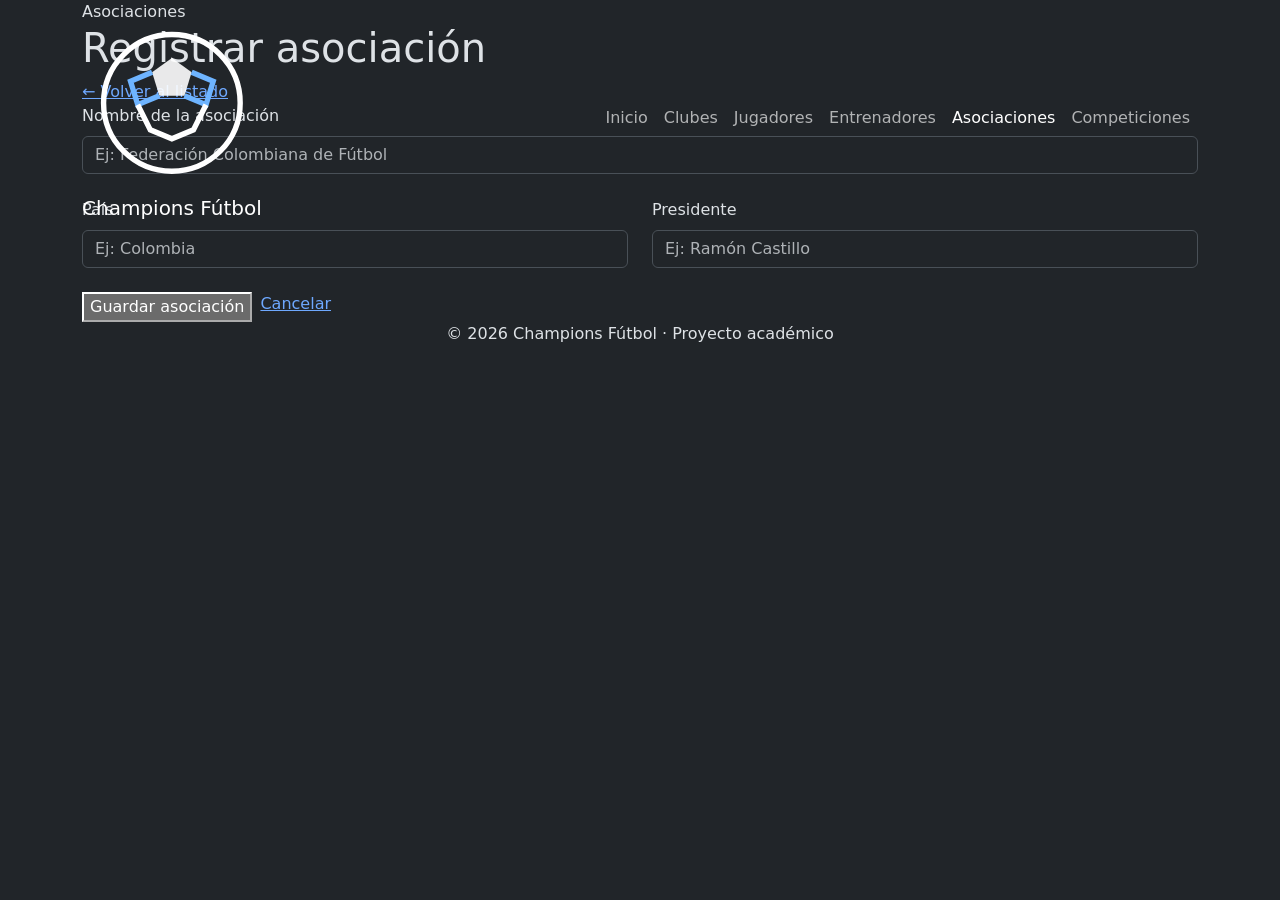
<file: futbol-apirest-norelacional/target/classes/templates/asociacion/index.html>
<!DOCTYPE html>
<html lang="es" data-bs-theme="dark" xmlns:th="http://www.thymeleaf.org">

<head>
    <meta charset="UTF-8">
    <meta name="viewport" content="width=device-width, initial-scale=1">
    <title th:text="${asociacion.id == null} ? 'Registrar asociación | Champions Fútbol' : 'Editar asociación | Champions Fútbol'">Registrar asociación | Champions Fútbol</title>

    <link href="https://cdn.jsdelivr.net/npm/bootstrap@5.3.3/dist/css/bootstrap.min.css" rel="stylesheet">
    <link th:href="@{/css/estilos.css}" rel="stylesheet">
</head>

<body>

<!-- NAVBAR -->
<nav class="navbar navbar-expand-lg fixed-top">
    <div class="container">
        <a class="navbar-brand" th:href="@{/}">
            <div class="logo">
                <svg viewBox="0 0 100 100" fill="none" xmlns="http://www.w3.org/2000/svg">
                    <circle cx="50" cy="50" r="38" stroke="white" stroke-width="3"/>
                    <path d="M50 25L61 33L57 46H43L39 33L50 25Z" fill="white" fill-opacity=".9"/>
                    <path d="M39 33L27 38L31 51L43 46" stroke="#6EB4FF" stroke-width="3"/>
                    <path d="M61 33L73 38L69 51L57 46" stroke="#6EB4FF" stroke-width="3"/>
                    <path d="M31 51L38 65L50 70L62 65L69 51" stroke="white" stroke-width="3"/>
                </svg>
            </div>
            Champions Fútbol
        </a>

        <button class="navbar-toggler" type="button" data-bs-toggle="collapse"
                data-bs-target="#navMenu" aria-controls="navMenu" aria-expanded="false" aria-label="Abrir menú">
            <span class="navbar-toggler-icon"></span>
        </button>

        <div class="collapse navbar-collapse" id="navMenu">
            <ul class="navbar-nav ms-auto">
                <li class="nav-item"><a class="nav-link" th:href="@{/}">Inicio</a></li>
                <li class="nav-item"><a class="nav-link" th:href="@{/club/listar}">Clubes</a></li>
                <li class="nav-item"><a class="nav-link" th:href="@{/jugador/listar}">Jugadores</a></li>
                <li class="nav-item"><a class="nav-link" th:href="@{/entrenador/listar}">Entrenadores</a></li>
                <li class="nav-item"><a class="nav-link active" th:href="@{/asociacion/listar}">Asociaciones</a></li>
                <li class="nav-item"><a class="nav-link" th:href="@{/competicion/listar}">Competiciones</a></li>
            </ul>
        </div>
    </div>
</nav>

<!-- CONTENIDO -->
<main class="pagina">
    <div class="container">

        <div class="pagina-header">
            <div>
                <div class="pagina-label">Asociaciones</div>
                <h1 class="pagina-titulo" th:text="${asociacion.id == null} ? 'Registrar asociación' : 'Editar asociación'">Registrar asociación</h1>
            </div>
            <a class="btn-hero btn-hero-secondary" th:href="@{/asociacion/listar}">← Volver al listado</a>
        </div>

        <div class="panel">
            <form th:action="@{/asociacion/guardar}" th:object="${asociacion}" method="post" novalidate>

                <input type="hidden" th:field="*{id}">

                <div class="row g-4">

                    <div class="col-md-12">
                        <label class="form-label" for="nombre">Nombre de la asociación</label>
                        <input type="text" class="form-control" id="nombre" th:field="*{nombre}"
                               placeholder="Ej: Federación Colombiana de Fútbol">
                        <div class="text-error" th:if="${#fields.hasErrors('nombre')}" th:errors="*{nombre}"></div>
                    </div>

                    <div class="col-md-6">
                        <label class="form-label" for="pais">País</label>
                        <input type="text" class="form-control" id="pais" th:field="*{pais}" placeholder="Ej: Colombia">
                        <div class="text-error" th:if="${#fields.hasErrors('pais')}" th:errors="*{pais}"></div>
                    </div>

                    <div class="col-md-6">
                        <label class="form-label" for="presidente">Presidente</label>
                        <input type="text" class="form-control" id="presidente" th:field="*{presidente}" placeholder="Ej: Ramón Castillo">
                        <div class="text-error" th:if="${#fields.hasErrors('presidente')}" th:errors="*{presidente}"></div>
                    </div>

                </div>

                <div class="d-flex flex-wrap gap-2 mt-4">
                    <button type="submit" class="btn-hero btn-hero-primary"
                            th:text="${asociacion.id == null} ? 'Guardar asociación' : 'Guardar cambios'">Guardar asociación</button>
                    <a class="btn-hero btn-hero-secondary" th:href="@{/asociacion/listar}">Cancelar</a>
                </div>

            </form>
        </div>

    </div>
</main>

<footer>
    <div class="container text-center">
        © 2026 Champions Fútbol · Proyecto académico
    </div>
</footer>

<script src="https://cdn.jsdelivr.net/npm/bootstrap@5.3.3/dist/js/bootstrap.bundle.min.js"></script>
</body>
</html>
</file>
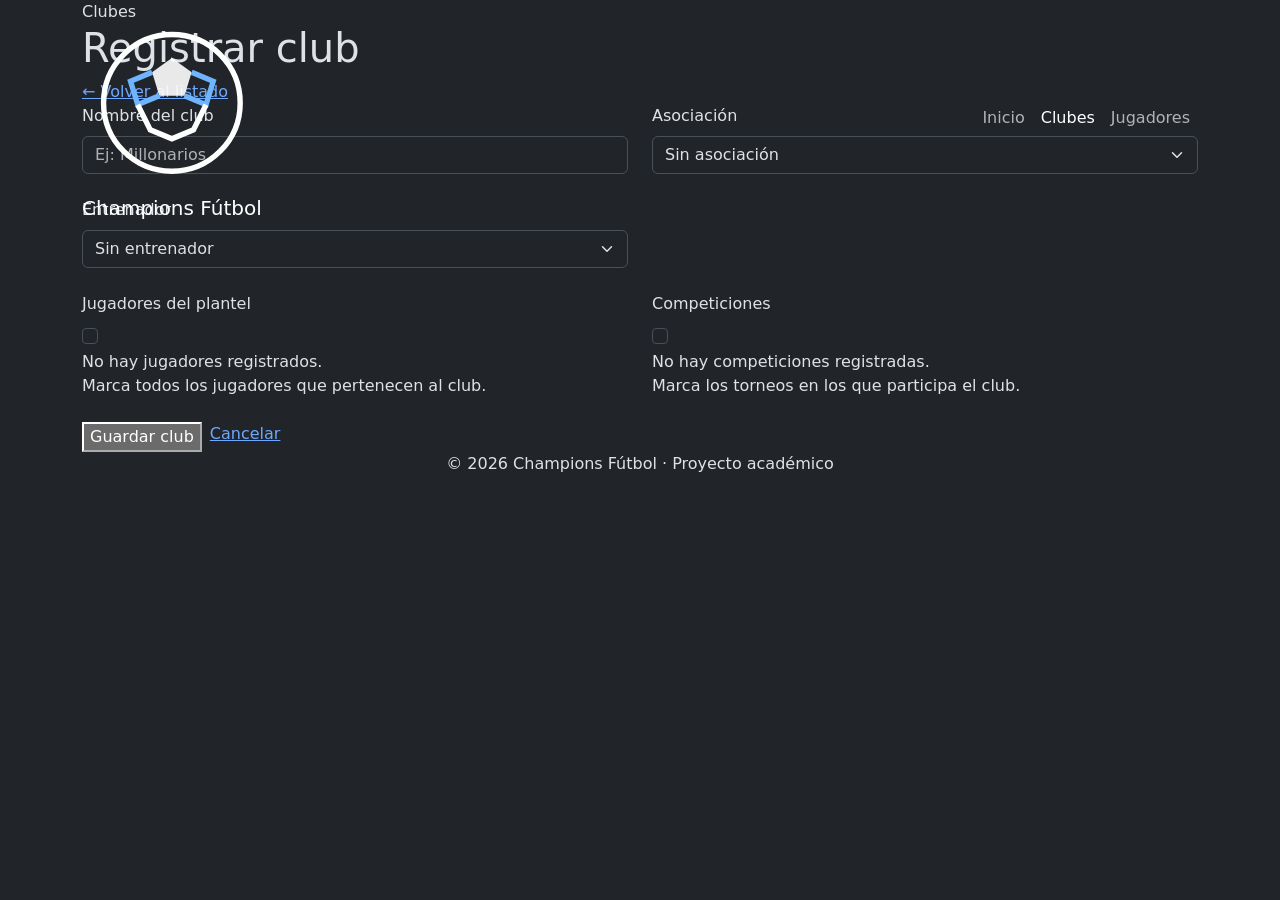
<file: futbol-apirest-norelacional/target/classes/templates/club/index.html>
<!DOCTYPE html>
<html lang="es" data-bs-theme="dark" xmlns:th="http://www.thymeleaf.org">

<head>
    <meta charset="UTF-8">
    <meta name="viewport" content="width=device-width, initial-scale=1">
    <title th:text="${club.id == null} ? 'Registrar club | Champions Fútbol' : 'Editar club | Champions Fútbol'">Registrar club | Champions Fútbol</title>

    <link href="https://cdn.jsdelivr.net/npm/bootstrap@5.3.3/dist/css/bootstrap.min.css" rel="stylesheet">
    <link th:href="@{/css/estilos.css}" rel="stylesheet">
</head>

<body>

<!-- NAVBAR -->
<nav class="navbar navbar-expand-lg fixed-top">
    <div class="container">
        <a class="navbar-brand" th:href="@{/}">
            <div class="logo">
                <svg viewBox="0 0 100 100" fill="none" xmlns="http://www.w3.org/2000/svg">
                    <circle cx="50" cy="50" r="38" stroke="white" stroke-width="3"/>
                    <path d="M50 25L61 33L57 46H43L39 33L50 25Z" fill="white" fill-opacity=".9"/>
                    <path d="M39 33L27 38L31 51L43 46" stroke="#6EB4FF" stroke-width="3"/>
                    <path d="M61 33L73 38L69 51L57 46" stroke="#6EB4FF" stroke-width="3"/>
                    <path d="M31 51L38 65L50 70L62 65L69 51" stroke="white" stroke-width="3"/>
                </svg>
            </div>
            Champions Fútbol
        </a>

        <button class="navbar-toggler" type="button" data-bs-toggle="collapse"
                data-bs-target="#navMenu" aria-controls="navMenu" aria-expanded="false" aria-label="Abrir menú">
            <span class="navbar-toggler-icon"></span>
        </button>

        <div class="collapse navbar-collapse" id="navMenu">
            <ul class="navbar-nav ms-auto">
                <li class="nav-item"><a class="nav-link" th:href="@{/}">Inicio</a></li>
                <li class="nav-item"><a class="nav-link active" th:href="@{/club/listar}">Clubes</a></li>
                <li class="nav-item"><a class="nav-link" th:href="@{/jugador/listar}">Jugadores</a></li>
            </ul>
        </div>
    </div>
</nav>

<!-- CONTENIDO -->
<main class="pagina">
    <div class="container">

        <div class="pagina-header">
            <div>
                <div class="pagina-label">Clubes</div>
                <h1 class="pagina-titulo" th:text="${club.id == null} ? 'Registrar club' : 'Editar club'">Registrar club</h1>
            </div>
            <a class="btn-hero btn-hero-secondary" th:href="@{/club/listar}">← Volver al listado</a>
        </div>

        <div class="panel">
            <form th:action="@{/club/guardar}" th:object="${club}" method="post" novalidate>

                <input type="hidden" th:field="*{id}">

                <div class="row g-4">

                    <!-- Nombre -->
                    <div class="col-md-6">
                        <label class="form-label" for="nombre">Nombre del club</label>
                        <input type="text" class="form-control" id="nombre" th:field="*{nombre}"
                               placeholder="Ej: Millonarios">
                        <div class="text-error" th:if="${#fields.hasErrors('nombre')}" th:errors="*{nombre}"></div>
                    </div>

                    <!-- Asociación (N a 1) -->
                    <div class="col-md-6">
                        <label class="form-label" for="asociacionId">Asociación</label>
                        <select class="form-select" id="asociacionId" name="asociacionId">
                            <option value="">Sin asociación</option>
                            <option th:each="a : ${asociaciones}"
                                    th:value="${a.id}"
                                    th:text="${a.nombre + ' (' + a.pais + ')'}"
                                    th:selected="${club.asociacion != null and club.asociacion.id == a.id}">
                            </option>
                        </select>
                    </div>

                    <!-- Entrenador (1 a 1) -->
                    <div class="col-md-6">
                        <label class="form-label" for="entrenadorId">Entrenador</label>
                        <select class="form-select" id="entrenadorId" name="entrenadorId">
                            <option value="">Sin entrenador</option>
                            <option th:each="e : ${entrenadores}"
                                    th:value="${e.id}"
                                    th:text="${e.nombre + ' ' + e.apellido + ' (' + e.nacionalidad + ')'}"
                                    th:selected="${club.entrenador != null and club.entrenador.id == e.id}">
                            </option>
                        </select>
                    </div>

                    <div class="col-md-6"></div>

                    <!-- Jugadores (1 a N) -->
                    <div class="col-md-6">
                        <label class="form-label">Jugadores del plantel</label>
                        <div class="lista-check">
                            <div class="form-check" th:each="j : ${jugadores}">
                                <input class="form-check-input" type="checkbox" name="jugadoresIds"
                                       th:id="'jugador-' + ${j.id}"
                                       th:value="${j.id}"
                                       th:checked="${club.jugadores != null and club.jugadores.![id].contains(j.id)}">
                                <label class="form-check-label" th:for="'jugador-' + ${j.id}"
                                       th:text="${j.nombre + ' ' + j.apellido + ' · #' + j.numero + ' · ' + j.posicion}"></label>
                            </div>
                            <div class="sin-datos" th:if="${#lists.isEmpty(jugadores)}">No hay jugadores registrados.</div>
                        </div>
                        <div class="ayuda">Marca todos los jugadores que pertenecen al club.</div>
                    </div>

                    <!-- Competiciones (N a N) -->
                    <div class="col-md-6">
                        <label class="form-label">Competiciones</label>
                        <div class="lista-check">
                            <div class="form-check" th:each="c : ${competiciones}">
                                <input class="form-check-input" type="checkbox" name="competicionesIds"
                                       th:id="'competicion-' + ${c.id}"
                                       th:value="${c.id}"
                                       th:checked="${club.competiciones != null and club.competiciones.![id].contains(c.id)}">
                                <label class="form-check-label" th:for="'competicion-' + ${c.id}"
                                       th:text="${c.nombre}"></label>
                            </div>
                            <div class="sin-datos" th:if="${#lists.isEmpty(competiciones)}">No hay competiciones registradas.</div>
                        </div>
                        <div class="ayuda">Marca los torneos en los que participa el club.</div>
                    </div>

                </div>

                <div class="d-flex flex-wrap gap-2 mt-4">
                    <button type="submit" class="btn-hero btn-hero-primary"
                            th:text="${club.id == null} ? 'Guardar club' : 'Guardar cambios'">Guardar club</button>
                    <a class="btn-hero btn-hero-secondary" th:href="@{/club/listar}">Cancelar</a>
                </div>

            </form>
        </div>

    </div>
</main>

<footer>
    <div class="container text-center">
        © 2026 Champions Fútbol · Proyecto académico
    </div>
</footer>

<script src="https://cdn.jsdelivr.net/npm/bootstrap@5.3.3/dist/js/bootstrap.bundle.min.js"></script>
</body>
</html>
</file>
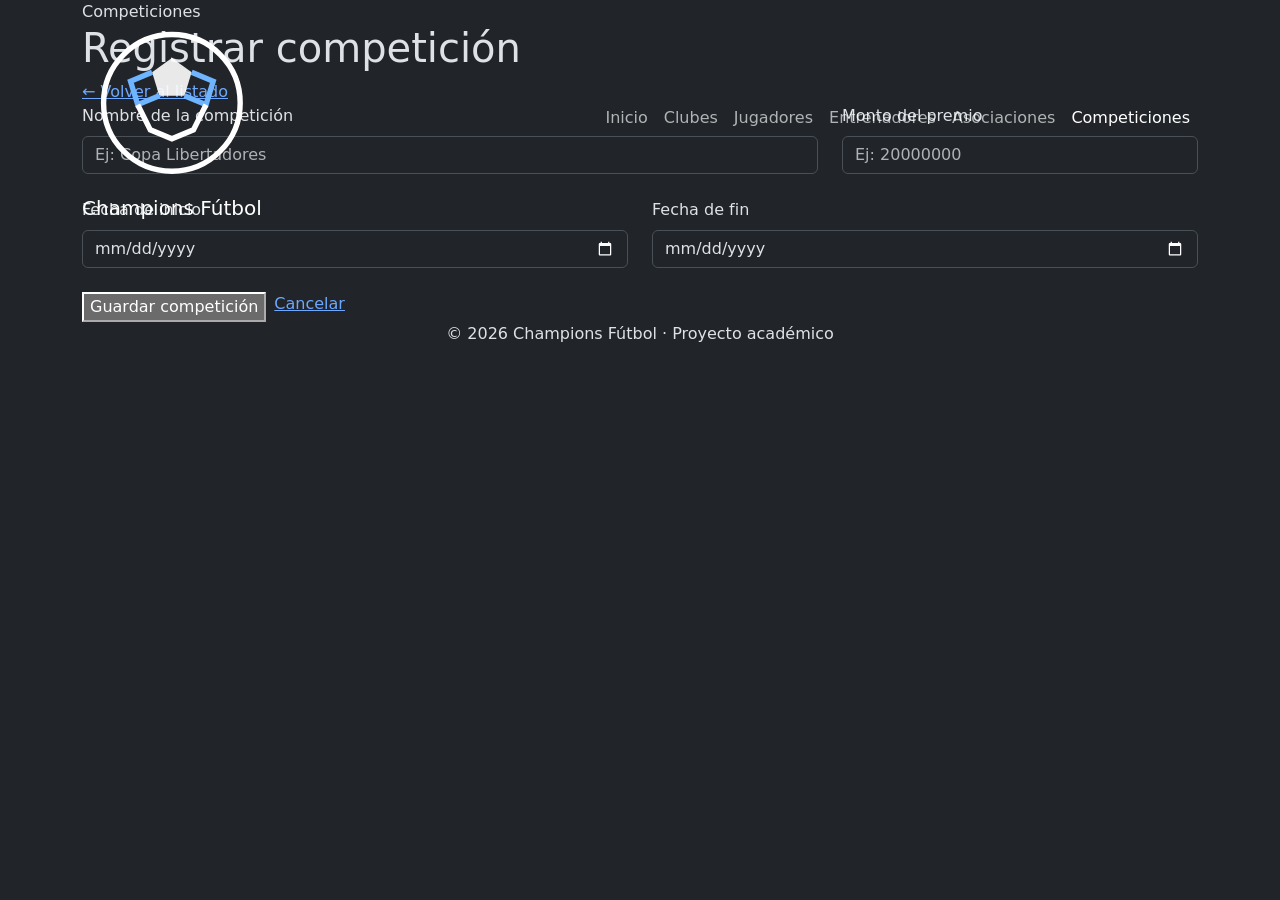
<file: futbol-apirest-norelacional/target/classes/templates/competicion/index.html>
<!DOCTYPE html>
<html lang="es" data-bs-theme="dark" xmlns:th="http://www.thymeleaf.org">

<head>
    <meta charset="UTF-8">
    <meta name="viewport" content="width=device-width, initial-scale=1">
    <title th:text="${competicion.id == null} ? 'Registrar competición | Champions Fútbol' : 'Editar competición | Champions Fútbol'">Registrar competición | Champions Fútbol</title>

    <link href="https://cdn.jsdelivr.net/npm/bootstrap@5.3.3/dist/css/bootstrap.min.css" rel="stylesheet">
    <link th:href="@{/css/estilos.css}" rel="stylesheet">
</head>

<body>

<!-- NAVBAR -->
<nav class="navbar navbar-expand-lg fixed-top">
    <div class="container">
        <a class="navbar-brand" th:href="@{/}">
            <div class="logo">
                <svg viewBox="0 0 100 100" fill="none" xmlns="http://www.w3.org/2000/svg">
                    <circle cx="50" cy="50" r="38" stroke="white" stroke-width="3"/>
                    <path d="M50 25L61 33L57 46H43L39 33L50 25Z" fill="white" fill-opacity=".9"/>
                    <path d="M39 33L27 38L31 51L43 46" stroke="#6EB4FF" stroke-width="3"/>
                    <path d="M61 33L73 38L69 51L57 46" stroke="#6EB4FF" stroke-width="3"/>
                    <path d="M31 51L38 65L50 70L62 65L69 51" stroke="white" stroke-width="3"/>
                </svg>
            </div>
            Champions Fútbol
        </a>

        <button class="navbar-toggler" type="button" data-bs-toggle="collapse"
                data-bs-target="#navMenu" aria-controls="navMenu" aria-expanded="false" aria-label="Abrir menú">
            <span class="navbar-toggler-icon"></span>
        </button>

        <div class="collapse navbar-collapse" id="navMenu">
            <ul class="navbar-nav ms-auto">
                <li class="nav-item"><a class="nav-link" th:href="@{/}">Inicio</a></li>
                <li class="nav-item"><a class="nav-link" th:href="@{/club/listar}">Clubes</a></li>
                <li class="nav-item"><a class="nav-link" th:href="@{/jugador/listar}">Jugadores</a></li>
                <li class="nav-item"><a class="nav-link" th:href="@{/entrenador/listar}">Entrenadores</a></li>
                <li class="nav-item"><a class="nav-link" th:href="@{/asociacion/listar}">Asociaciones</a></li>
                <li class="nav-item"><a class="nav-link active" th:href="@{/competicion/listar}">Competiciones</a></li>
            </ul>
        </div>
    </div>
</nav>

<!-- CONTENIDO -->
<main class="pagina">
    <div class="container">

        <div class="pagina-header">
            <div>
                <div class="pagina-label">Competiciones</div>
                <h1 class="pagina-titulo" th:text="${competicion.id == null} ? 'Registrar competición' : 'Editar competición'">Registrar competición</h1>
            </div>
            <a class="btn-hero btn-hero-secondary" th:href="@{/competicion/listar}">← Volver al listado</a>
        </div>

        <div class="panel">
            <form th:action="@{/competicion/guardar}" th:object="${competicion}" method="post" novalidate>

                <input type="hidden" th:field="*{id}">

                <div class="row g-4">

                    <div class="col-md-8">
                        <label class="form-label" for="nombre">Nombre de la competición</label>
                        <input type="text" class="form-control" id="nombre" th:field="*{nombre}"
                               placeholder="Ej: Copa Libertadores">
                        <div class="text-error" th:if="${#fields.hasErrors('nombre')}" th:errors="*{nombre}"></div>
                    </div>

                    <div class="col-md-4">
                        <label class="form-label" for="montoPremio">Monto del premio</label>
                        <input type="number" class="form-control" id="montoPremio" th:field="*{montoPremio}"
                               min="0" placeholder="Ej: 20000000">
                        <div class="text-error" th:if="${#fields.hasErrors('montoPremio')}" th:errors="*{montoPremio}"></div>
                    </div>

                    <div class="col-md-6">
                        <label class="form-label" for="fechaInicio">Fecha de inicio</label>
                        <input type="date" class="form-control" id="fechaInicio" th:field="*{fechaInicio}">
                        <div class="text-error" th:if="${#fields.hasErrors('fechaInicio')}" th:errors="*{fechaInicio}"></div>
                    </div>

                    <div class="col-md-6">
                        <label class="form-label" for="fechaFin">Fecha de fin</label>
                        <input type="date" class="form-control" id="fechaFin" th:field="*{fechaFin}">
                        <div class="text-error" th:if="${#fields.hasErrors('fechaFin')}" th:errors="*{fechaFin}"></div>
                    </div>

                </div>

                <div class="d-flex flex-wrap gap-2 mt-4">
                    <button type="submit" class="btn-hero btn-hero-primary"
                            th:text="${competicion.id == null} ? 'Guardar competición' : 'Guardar cambios'">Guardar competición</button>
                    <a class="btn-hero btn-hero-secondary" th:href="@{/competicion/listar}">Cancelar</a>
                </div>

            </form>
        </div>

    </div>
</main>

<footer>
    <div class="container text-center">
        © 2026 Champions Fútbol · Proyecto académico
    </div>
</footer>

<script src="https://cdn.jsdelivr.net/npm/bootstrap@5.3.3/dist/js/bootstrap.bundle.min.js"></script>
</body>
</html>
</file>
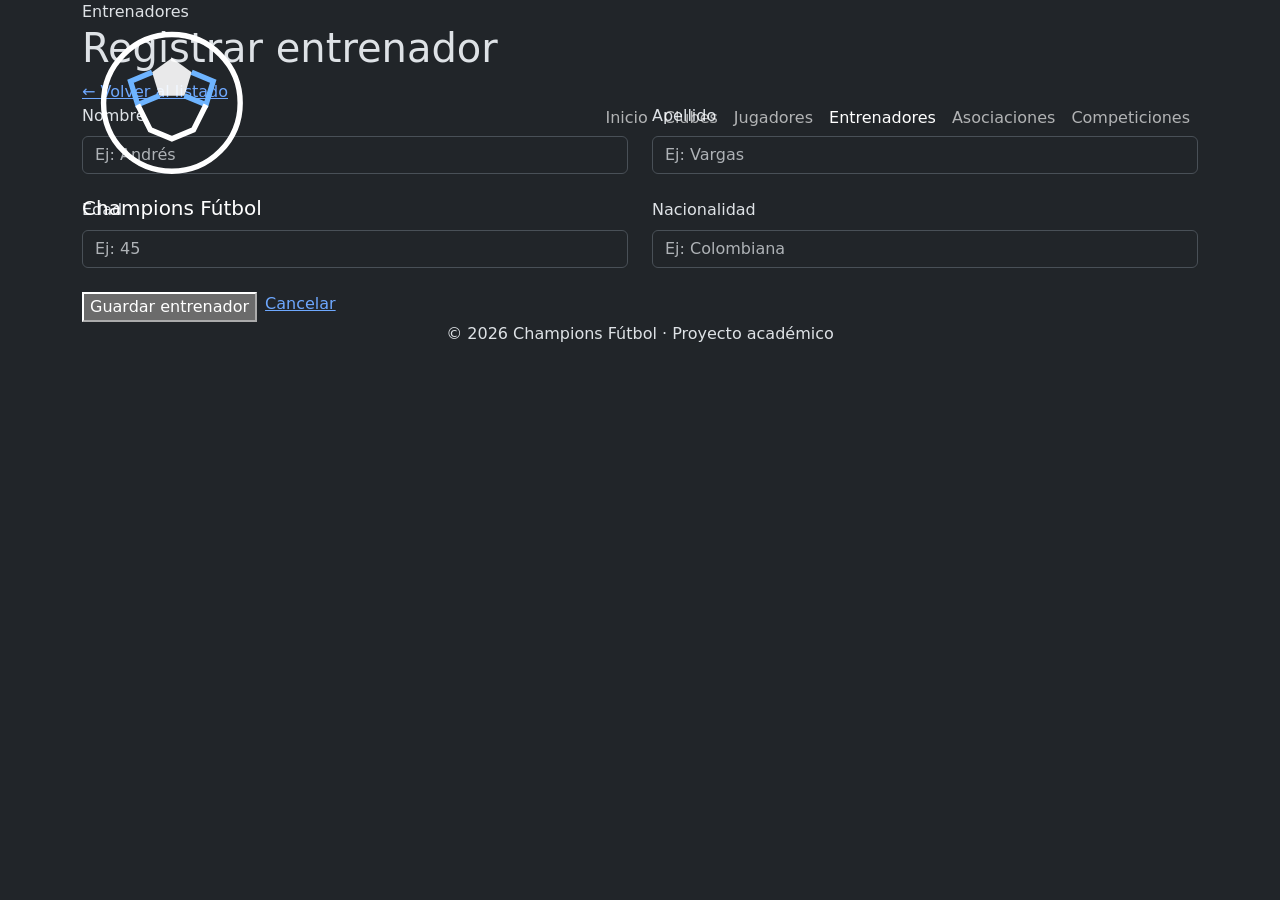
<file: futbol-apirest-norelacional/target/classes/templates/entrenador/index.html>
<!DOCTYPE html>
<html lang="es" data-bs-theme="dark" xmlns:th="http://www.thymeleaf.org">

<head>
    <meta charset="UTF-8">
    <meta name="viewport" content="width=device-width, initial-scale=1">
    <title th:text="${entrenador.id == null} ? 'Registrar entrenador | Champions Fútbol' : 'Editar entrenador | Champions Fútbol'">Registrar entrenador | Champions Fútbol</title>

    <link href="https://cdn.jsdelivr.net/npm/bootstrap@5.3.3/dist/css/bootstrap.min.css" rel="stylesheet">
    <link th:href="@{/css/estilos.css}" rel="stylesheet">
</head>

<body>

<!-- NAVBAR -->
<nav class="navbar navbar-expand-lg fixed-top">
    <div class="container">
        <a class="navbar-brand" th:href="@{/}">
            <div class="logo">
                <svg viewBox="0 0 100 100" fill="none" xmlns="http://www.w3.org/2000/svg">
                    <circle cx="50" cy="50" r="38" stroke="white" stroke-width="3"/>
                    <path d="M50 25L61 33L57 46H43L39 33L50 25Z" fill="white" fill-opacity=".9"/>
                    <path d="M39 33L27 38L31 51L43 46" stroke="#6EB4FF" stroke-width="3"/>
                    <path d="M61 33L73 38L69 51L57 46" stroke="#6EB4FF" stroke-width="3"/>
                    <path d="M31 51L38 65L50 70L62 65L69 51" stroke="white" stroke-width="3"/>
                </svg>
            </div>
            Champions Fútbol
        </a>

        <button class="navbar-toggler" type="button" data-bs-toggle="collapse"
                data-bs-target="#navMenu" aria-controls="navMenu" aria-expanded="false" aria-label="Abrir menú">
            <span class="navbar-toggler-icon"></span>
        </button>

        <div class="collapse navbar-collapse" id="navMenu">
            <ul class="navbar-nav ms-auto">
                <li class="nav-item"><a class="nav-link" th:href="@{/}">Inicio</a></li>
                <li class="nav-item"><a class="nav-link" th:href="@{/club/listar}">Clubes</a></li>
                <li class="nav-item"><a class="nav-link" th:href="@{/jugador/listar}">Jugadores</a></li>
                <li class="nav-item"><a class="nav-link active" th:href="@{/entrenador/listar}">Entrenadores</a></li>
                <li class="nav-item"><a class="nav-link" th:href="@{/asociacion/listar}">Asociaciones</a></li>
                <li class="nav-item"><a class="nav-link" th:href="@{/competicion/listar}">Competiciones</a></li>
            </ul>
        </div>
    </div>
</nav>

<!-- CONTENIDO -->
<main class="pagina">
    <div class="container">

        <div class="pagina-header">
            <div>
                <div class="pagina-label">Entrenadores</div>
                <h1 class="pagina-titulo" th:text="${entrenador.id == null} ? 'Registrar entrenador' : 'Editar entrenador'">Registrar entrenador</h1>
            </div>
            <a class="btn-hero btn-hero-secondary" th:href="@{/entrenador/listar}">← Volver al listado</a>
        </div>

        <div class="panel">
            <form th:action="@{/entrenador/guardar}" th:object="${entrenador}" method="post" novalidate>

                <input type="hidden" th:field="*{id}">

                <div class="row g-4">

                    <div class="col-md-6">
                        <label class="form-label" for="nombre">Nombre</label>
                        <input type="text" class="form-control" id="nombre" th:field="*{nombre}" placeholder="Ej: Andrés">
                        <div class="text-error" th:if="${#fields.hasErrors('nombre')}" th:errors="*{nombre}"></div>
                    </div>

                    <div class="col-md-6">
                        <label class="form-label" for="apellido">Apellido</label>
                        <input type="text" class="form-control" id="apellido" th:field="*{apellido}" placeholder="Ej: Vargas">
                        <div class="text-error" th:if="${#fields.hasErrors('apellido')}" th:errors="*{apellido}"></div>
                    </div>

                    <div class="col-md-6">
                        <label class="form-label" for="edad">Edad</label>
                        <input type="number" class="form-control" id="edad" th:field="*{edad}" min="18" placeholder="Ej: 45">
                        <div class="text-error" th:if="${#fields.hasErrors('edad')}" th:errors="*{edad}"></div>
                    </div>

                    <div class="col-md-6">
                        <label class="form-label" for="nacionalidad">Nacionalidad</label>
                        <input type="text" class="form-control" id="nacionalidad" th:field="*{nacionalidad}" placeholder="Ej: Colombiana">
                        <div class="text-error" th:if="${#fields.hasErrors('nacionalidad')}" th:errors="*{nacionalidad}"></div>
                    </div>

                </div>

                <div class="d-flex flex-wrap gap-2 mt-4">
                    <button type="submit" class="btn-hero btn-hero-primary"
                            th:text="${entrenador.id == null} ? 'Guardar entrenador' : 'Guardar cambios'">Guardar entrenador</button>
                    <a class="btn-hero btn-hero-secondary" th:href="@{/entrenador/listar}">Cancelar</a>
                </div>

            </form>
        </div>

    </div>
</main>

<footer>
    <div class="container text-center">
        © 2026 Champions Fútbol · Proyecto académico
    </div>
</footer>

<script src="https://cdn.jsdelivr.net/npm/bootstrap@5.3.3/dist/js/bootstrap.bundle.min.js"></script>
</body>
</html>
</file>
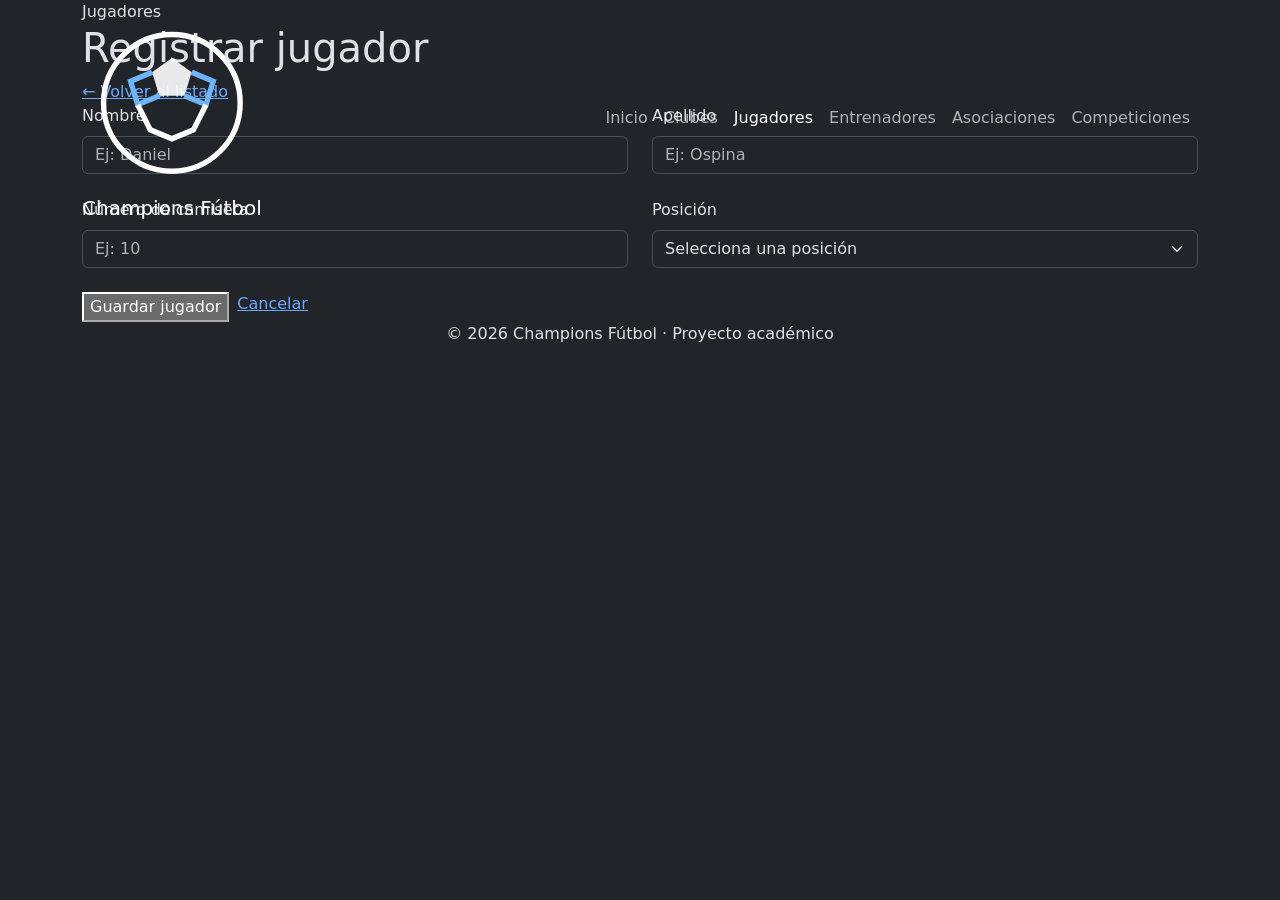
<file: futbol-apirest-norelacional/target/classes/templates/jugador/index.html>
<!DOCTYPE html>
<html lang="es" data-bs-theme="dark" xmlns:th="http://www.thymeleaf.org">

<head>
    <meta charset="UTF-8">
    <meta name="viewport" content="width=device-width, initial-scale=1">
    <title th:text="${jugador.id == null} ? 'Registrar jugador | Champions Fútbol' : 'Editar jugador | Champions Fútbol'">Registrar jugador | Champions Fútbol</title>

    <link href="https://cdn.jsdelivr.net/npm/bootstrap@5.3.3/dist/css/bootstrap.min.css" rel="stylesheet">
    <link th:href="@{/css/estilos.css}" rel="stylesheet">
</head>

<body>

<!-- NAVBAR -->
<nav class="navbar navbar-expand-lg fixed-top">
    <div class="container">
        <a class="navbar-brand" th:href="@{/}">
            <div class="logo">
                <svg viewBox="0 0 100 100" fill="none" xmlns="http://www.w3.org/2000/svg">
                    <circle cx="50" cy="50" r="38" stroke="white" stroke-width="3"/>
                    <path d="M50 25L61 33L57 46H43L39 33L50 25Z" fill="white" fill-opacity=".9"/>
                    <path d="M39 33L27 38L31 51L43 46" stroke="#6EB4FF" stroke-width="3"/>
                    <path d="M61 33L73 38L69 51L57 46" stroke="#6EB4FF" stroke-width="3"/>
                    <path d="M31 51L38 65L50 70L62 65L69 51" stroke="white" stroke-width="3"/>
                </svg>
            </div>
            Champions Fútbol
        </a>

        <button class="navbar-toggler" type="button" data-bs-toggle="collapse"
                data-bs-target="#navMenu" aria-controls="navMenu" aria-expanded="false" aria-label="Abrir menú">
            <span class="navbar-toggler-icon"></span>
        </button>

        <div class="collapse navbar-collapse" id="navMenu">
            <ul class="navbar-nav ms-auto">
                <li class="nav-item"><a class="nav-link" th:href="@{/}">Inicio</a></li>
                <li class="nav-item"><a class="nav-link" th:href="@{/club/listar}">Clubes</a></li>
                <li class="nav-item"><a class="nav-link active" th:href="@{/jugador/listar}">Jugadores</a></li>
                <li class="nav-item"><a class="nav-link" th:href="@{/entrenador/listar}">Entrenadores</a></li>
                <li class="nav-item"><a class="nav-link" th:href="@{/asociacion/listar}">Asociaciones</a></li>
                <li class="nav-item"><a class="nav-link" th:href="@{/competicion/listar}">Competiciones</a></li>
            </ul>
        </div>
    </div>
</nav>

<!-- CONTENIDO -->
<main class="pagina">
    <div class="container">

        <div class="pagina-header">
            <div>
                <div class="pagina-label">Jugadores</div>
                <h1 class="pagina-titulo" th:text="${jugador.id == null} ? 'Registrar jugador' : 'Editar jugador'">Registrar jugador</h1>
            </div>
            <a class="btn-hero btn-hero-secondary" th:href="@{/jugador/listar}">← Volver al listado</a>
        </div>

        <div class="panel">
            <form th:action="@{/jugador/guardar}" th:object="${jugador}" method="post" novalidate>

                <input type="hidden" th:field="*{id}">

                <div class="row g-4">

                    <div class="col-md-6">
                        <label class="form-label" for="nombre">Nombre</label>
                        <input type="text" class="form-control" id="nombre" th:field="*{nombre}" placeholder="Ej: Daniel">
                        <div class="text-error" th:if="${#fields.hasErrors('nombre')}" th:errors="*{nombre}"></div>
                    </div>

                    <div class="col-md-6">
                        <label class="form-label" for="apellido">Apellido</label>
                        <input type="text" class="form-control" id="apellido" th:field="*{apellido}" placeholder="Ej: Ospina">
                        <div class="text-error" th:if="${#fields.hasErrors('apellido')}" th:errors="*{apellido}"></div>
                    </div>

                    <div class="col-md-6">
                        <label class="form-label" for="numero">Número de camiseta</label>
                        <input type="number" class="form-control" id="numero" th:field="*{numero}" min="1" max="99" placeholder="Ej: 10">
                        <div class="text-error" th:if="${#fields.hasErrors('numero')}" th:errors="*{numero}"></div>
                    </div>

                    <div class="col-md-6">
                        <label class="form-label" for="posicion">Posición</label>
                        <select class="form-select" id="posicion" th:field="*{posicion}">
                            <option value="">Selecciona una posición</option>
                            <option value="Portero">Portero</option>
                            <option value="Defensa">Defensa</option>
                            <option value="Mediocampista">Mediocampista</option>
                            <option value="Delantero">Delantero</option>
                        </select>
                        <div class="text-error" th:if="${#fields.hasErrors('posicion')}" th:errors="*{posicion}"></div>
                    </div>

                </div>

                <div class="d-flex flex-wrap gap-2 mt-4">
                    <button type="submit" class="btn-hero btn-hero-primary"
                            th:text="${jugador.id == null} ? 'Guardar jugador' : 'Guardar cambios'">Guardar jugador</button>
                    <a class="btn-hero btn-hero-secondary" th:href="@{/jugador/listar}">Cancelar</a>
                </div>

            </form>
        </div>

    </div>
</main>

<footer>
    <div class="container text-center">
        © 2026 Champions Fútbol · Proyecto académico
    </div>
</footer>

<script src="https://cdn.jsdelivr.net/npm/bootstrap@5.3.3/dist/js/bootstrap.bundle.min.js"></script>
</body>
</html>
</file>
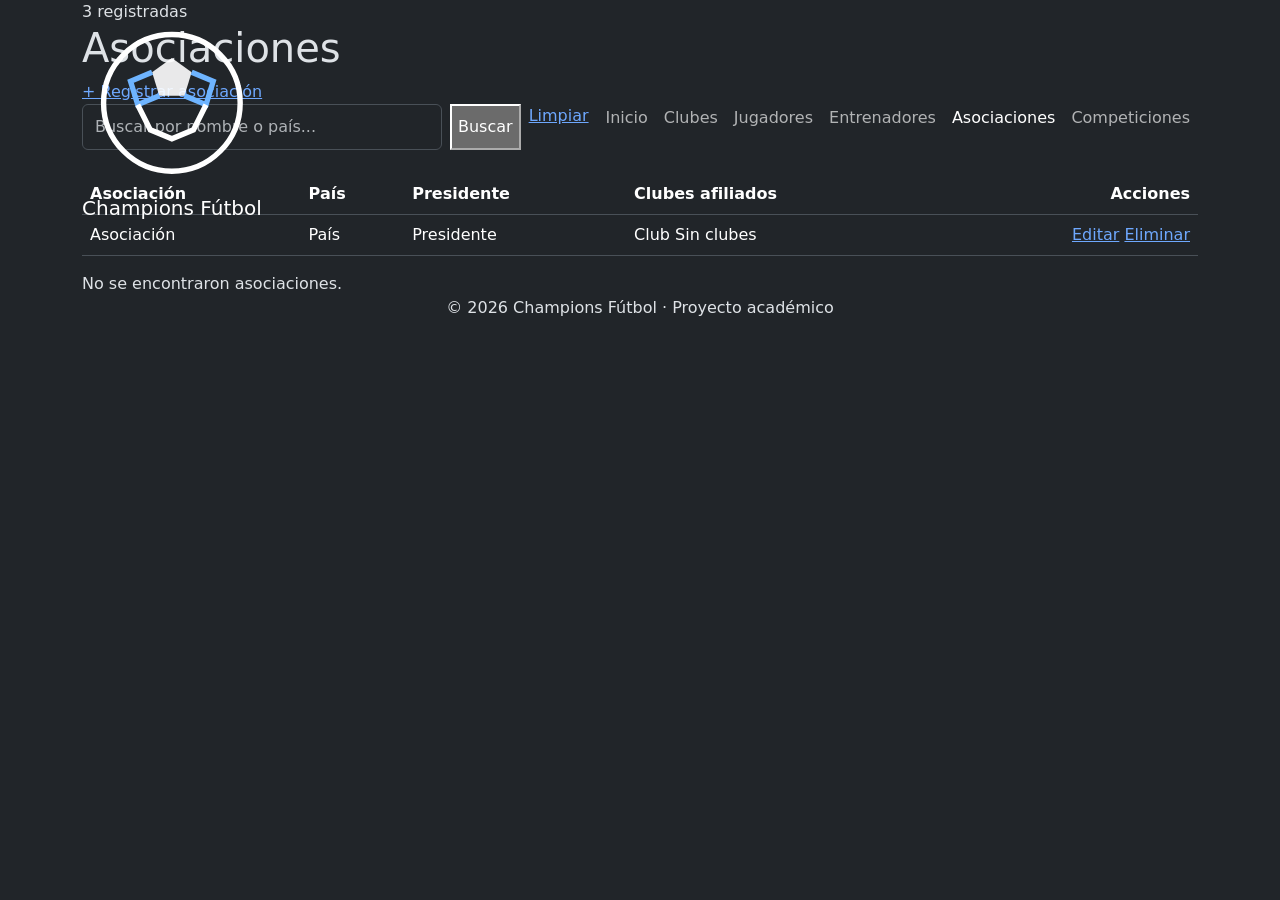
<file: futbol-apirest-norelacional/target/classes/templates/asociacion/listar.html>
<!DOCTYPE html>
<html lang="es" data-bs-theme="dark" xmlns:th="http://www.thymeleaf.org">

<head>
    <meta charset="UTF-8">
    <meta name="viewport" content="width=device-width, initial-scale=1">
    <title>Asociaciones | Champions Fútbol</title>

    <link href="https://cdn.jsdelivr.net/npm/bootstrap@5.3.3/dist/css/bootstrap.min.css" rel="stylesheet">
    <link th:href="@{/css/estilos.css}" rel="stylesheet">
</head>

<body>

<!-- NAVBAR -->
<nav class="navbar navbar-expand-lg fixed-top">
    <div class="container">
        <a class="navbar-brand" th:href="@{/}">
            <div class="logo">
                <svg viewBox="0 0 100 100" fill="none" xmlns="http://www.w3.org/2000/svg">
                    <circle cx="50" cy="50" r="38" stroke="white" stroke-width="3"/>
                    <path d="M50 25L61 33L57 46H43L39 33L50 25Z" fill="white" fill-opacity=".9"/>
                    <path d="M39 33L27 38L31 51L43 46" stroke="#6EB4FF" stroke-width="3"/>
                    <path d="M61 33L73 38L69 51L57 46" stroke="#6EB4FF" stroke-width="3"/>
                    <path d="M31 51L38 65L50 70L62 65L69 51" stroke="white" stroke-width="3"/>
                </svg>
            </div>
            Champions Fútbol
        </a>

        <button class="navbar-toggler" type="button" data-bs-toggle="collapse"
                data-bs-target="#navMenu" aria-controls="navMenu" aria-expanded="false" aria-label="Abrir menú">
            <span class="navbar-toggler-icon"></span>
        </button>

        <div class="collapse navbar-collapse" id="navMenu">
            <ul class="navbar-nav ms-auto">
                <li class="nav-item"><a class="nav-link" th:href="@{/}">Inicio</a></li>
                <li class="nav-item"><a class="nav-link" th:href="@{/club/listar}">Clubes</a></li>
                <li class="nav-item"><a class="nav-link" th:href="@{/jugador/listar}">Jugadores</a></li>
                <li class="nav-item"><a class="nav-link" th:href="@{/entrenador/listar}">Entrenadores</a></li>
                <li class="nav-item"><a class="nav-link active" th:href="@{/asociacion/listar}">Asociaciones</a></li>
                <li class="nav-item"><a class="nav-link" th:href="@{/competicion/listar}">Competiciones</a></li>
            </ul>
        </div>
    </div>
</nav>

<!-- CONTENIDO -->
<main class="pagina">
    <div class="container">

        <div class="pagina-header">
            <div>
                <div class="pagina-label" th:text="${#lists.size(asociaciones)} + ' registradas'">3 registradas</div>
                <h1 class="pagina-titulo">Asociaciones</h1>
            </div>
            <a class="btn-hero btn-hero-primary" th:href="@{/asociacion}">+ Registrar asociación</a>
        </div>

        <!-- Buscador -->
        <form class="d-flex flex-wrap gap-2 mb-4" th:action="@{/asociacion/listar}" method="get">
            <input type="text" class="form-control" style="max-width: 360px;" name="buscar"
                   th:value="${buscar}" placeholder="Buscar por nombre o país...">
            <button type="submit" class="btn-hero btn-hero-secondary" style="min-height: 46px;">Buscar</button>
            <a class="btn-hero btn-hero-secondary" style="min-height: 46px;"
               th:if="${buscar != null and !buscar.isBlank()}" th:href="@{/asociacion/listar}">Limpiar</a>
        </form>

        <!-- Tabla -->
        <div class="panel tabla-panel">
            <div class="tabla-scroll">
                <table class="table table-hover">
                    <thead>
                        <tr>
                            <th>Asociación</th>
                            <th>País</th>
                            <th>Presidente</th>
                            <th>Clubes afiliados</th>
                            <th class="text-end">Acciones</th>
                        </tr>
                    </thead>
                    <tbody>
                        <tr th:each="a : ${asociaciones}">
                            <td><span class="nombre-club" th:text="${a.nombre}">Asociación</span></td>
                            <td th:text="${a.pais}">País</td>
                            <td th:text="${a.presidente}">Presidente</td>
                            <td>
                                <span class="chip" th:each="n : ${clubesDe[a.id]}" th:text="${n}">Club</span>
                                <span class="sin-datos" th:if="${clubesDe[a.id] == null}">Sin clubes</span>
                            </td>
                            <td class="text-end text-nowrap">
                                <a class="btn-accion editar" th:href="@{/asociacion/editar/{id}(id=${a.id})}">Editar</a>
                                <a class="btn-accion eliminar" th:href="@{/asociacion/eliminar/{id}(id=${a.id})}"
                                   onclick="return confirm('¿Seguro que deseas eliminar esta asociación?');">Eliminar</a>
                            </td>
                        </tr>
                    </tbody>
                </table>
            </div>

            <div class="vacio" th:if="${#lists.isEmpty(asociaciones)}">
                No se encontraron asociaciones.
            </div>
        </div>

    </div>
</main>

<footer>
    <div class="container text-center">
        © 2026 Champions Fútbol · Proyecto académico
    </div>
</footer>

<script src="https://cdn.jsdelivr.net/npm/bootstrap@5.3.3/dist/js/bootstrap.bundle.min.js"></script>
</body>
</html>
</file>
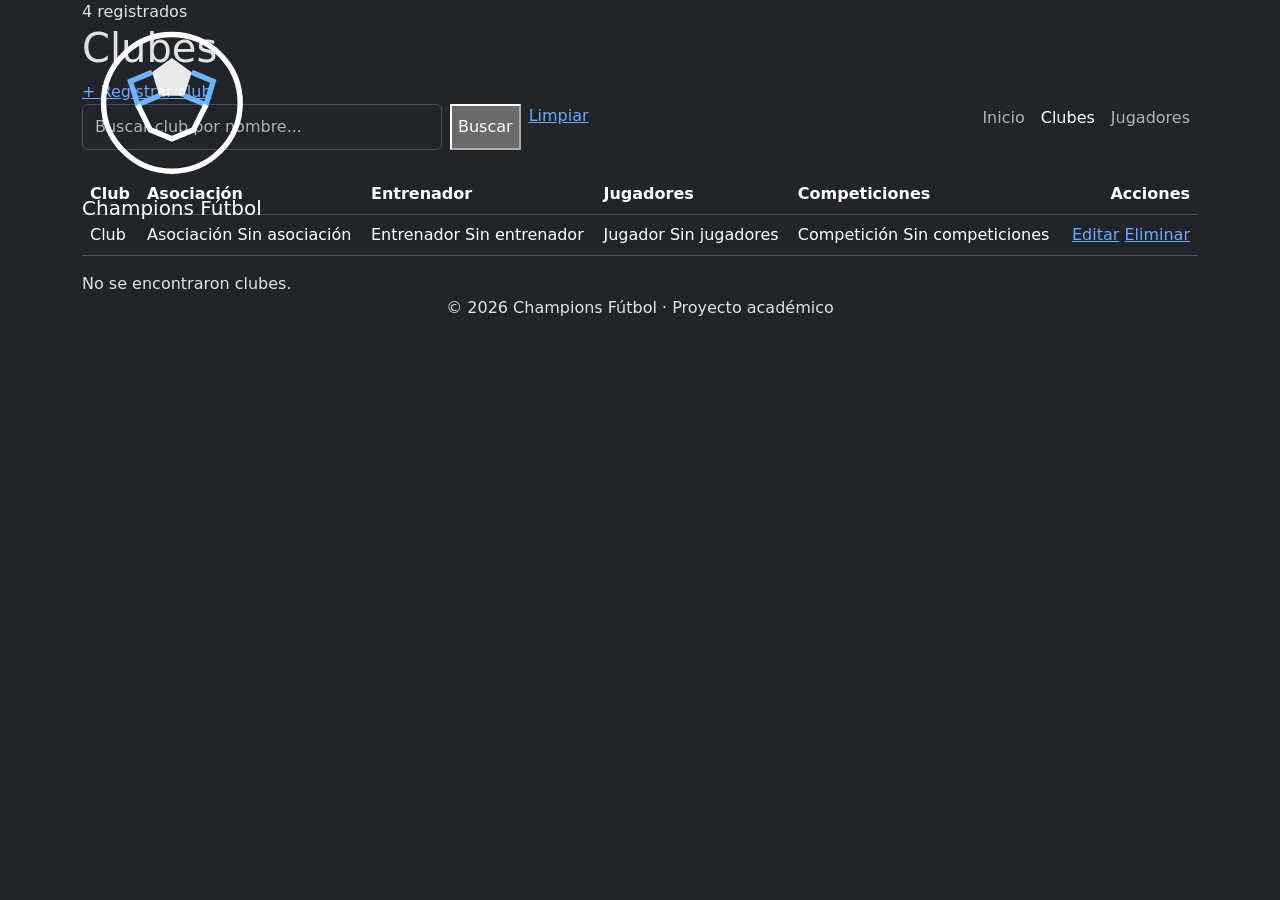
<file: futbol-apirest-norelacional/target/classes/templates/club/listar.html>
<!DOCTYPE html>
<html lang="es" data-bs-theme="dark" xmlns:th="http://www.thymeleaf.org">

<head>
    <meta charset="UTF-8">
    <meta name="viewport" content="width=device-width, initial-scale=1">
    <title>Clubes | Champions Fútbol</title>

    <link href="https://cdn.jsdelivr.net/npm/bootstrap@5.3.3/dist/css/bootstrap.min.css" rel="stylesheet">
    <link th:href="@{/css/estilos.css}" rel="stylesheet">
</head>

<body>

<!-- NAVBAR -->
<nav class="navbar navbar-expand-lg fixed-top">
    <div class="container">
        <a class="navbar-brand" th:href="@{/}">
            <div class="logo">
                <svg viewBox="0 0 100 100" fill="none" xmlns="http://www.w3.org/2000/svg">
                    <circle cx="50" cy="50" r="38" stroke="white" stroke-width="3"/>
                    <path d="M50 25L61 33L57 46H43L39 33L50 25Z" fill="white" fill-opacity=".9"/>
                    <path d="M39 33L27 38L31 51L43 46" stroke="#6EB4FF" stroke-width="3"/>
                    <path d="M61 33L73 38L69 51L57 46" stroke="#6EB4FF" stroke-width="3"/>
                    <path d="M31 51L38 65L50 70L62 65L69 51" stroke="white" stroke-width="3"/>
                </svg>
            </div>
            Champions Fútbol
        </a>

        <button class="navbar-toggler" type="button" data-bs-toggle="collapse"
                data-bs-target="#navMenu" aria-controls="navMenu" aria-expanded="false" aria-label="Abrir menú">
            <span class="navbar-toggler-icon"></span>
        </button>

        <div class="collapse navbar-collapse" id="navMenu">
            <ul class="navbar-nav ms-auto">
                <li class="nav-item"><a class="nav-link" th:href="@{/}">Inicio</a></li>
                <li class="nav-item"><a class="nav-link active" th:href="@{/club/listar}">Clubes</a></li>
                <li class="nav-item"><a class="nav-link" th:href="@{/jugador/listar}">Jugadores</a></li>
            </ul>
        </div>
    </div>
</nav>

<!-- CONTENIDO -->
<main class="pagina">
    <div class="container">

        <div class="pagina-header">
            <div>
                <div class="pagina-label" th:text="${#lists.size(clubes)} + ' registrados'">4 registrados</div>
                <h1 class="pagina-titulo">Clubes</h1>
            </div>
            <a class="btn-hero btn-hero-primary" th:href="@{/club}">+ Registrar club</a>
        </div>

        <!-- Buscador -->
        <form class="d-flex flex-wrap gap-2 mb-4" th:action="@{/club/listar}" method="get">
            <input type="text" class="form-control" style="max-width: 360px;" name="buscar"
                   th:value="${buscar}" placeholder="Buscar club por nombre...">
            <button type="submit" class="btn-hero btn-hero-secondary" style="min-height: 46px;">Buscar</button>
            <a class="btn-hero btn-hero-secondary" style="min-height: 46px;"
               th:if="${buscar != null and !buscar.isBlank()}" th:href="@{/club/listar}">Limpiar</a>
        </form>

        <!-- Tabla -->
        <div class="panel tabla-panel">
            <div class="tabla-scroll">
                <table class="table table-hover">
                    <thead>
                        <tr>
                            <th>Club</th>
                            <th>Asociación</th>
                            <th>Entrenador</th>
                            <th>Jugadores</th>
                            <th>Competiciones</th>
                            <th class="text-end">Acciones</th>
                        </tr>
                    </thead>
                    <tbody>
                        <tr th:each="c : ${clubes}">
                            <td><span class="nombre-club" th:text="${c.nombre}">Club</span></td>

                            <td>
                                <span th:if="${c.asociacion != null}" th:text="${c.asociacion.nombre}">Asociación</span>
                                <span class="sin-datos" th:if="${c.asociacion == null}">Sin asociación</span>
                            </td>

                            <td>
                                <span th:if="${c.entrenador != null}"
                                      th:text="${c.entrenador.nombre + ' ' + c.entrenador.apellido}">Entrenador</span>
                                <span class="sin-datos" th:if="${c.entrenador == null}">Sin entrenador</span>
                            </td>

                            <td>
                                <span class="chip" th:each="j : ${c.jugadores}"
                                      th:text="${j.nombre + ' ' + j.apellido}">Jugador</span>
                                <span class="sin-datos" th:if="${c.jugadores == null or #lists.isEmpty(c.jugadores)}">Sin jugadores</span>
                            </td>

                            <td>
                                <span class="chip" th:each="comp : ${c.competiciones}"
                                      th:text="${comp.nombre}">Competición</span>
                                <span class="sin-datos" th:if="${c.competiciones == null or #lists.isEmpty(c.competiciones)}">Sin competiciones</span>
                            </td>

                            <td class="text-end text-nowrap">
                                <a class="btn-accion editar" th:href="@{/club/editar/{id}(id=${c.id})}">Editar</a>
                                <a class="btn-accion eliminar" th:href="@{/club/eliminar/{id}(id=${c.id})}"
                                   onclick="return confirm('¿Seguro que deseas eliminar este club?');">Eliminar</a>
                            </td>
                        </tr>
                    </tbody>
                </table>
            </div>

            <div class="vacio" th:if="${#lists.isEmpty(clubes)}">
                No se encontraron clubes.
            </div>
        </div>

    </div>
</main>

<footer>
    <div class="container text-center">
        © 2026 Champions Fútbol · Proyecto académico
    </div>
</footer>

<script src="https://cdn.jsdelivr.net/npm/bootstrap@5.3.3/dist/js/bootstrap.bundle.min.js"></script>
</body>
</html>
</file>
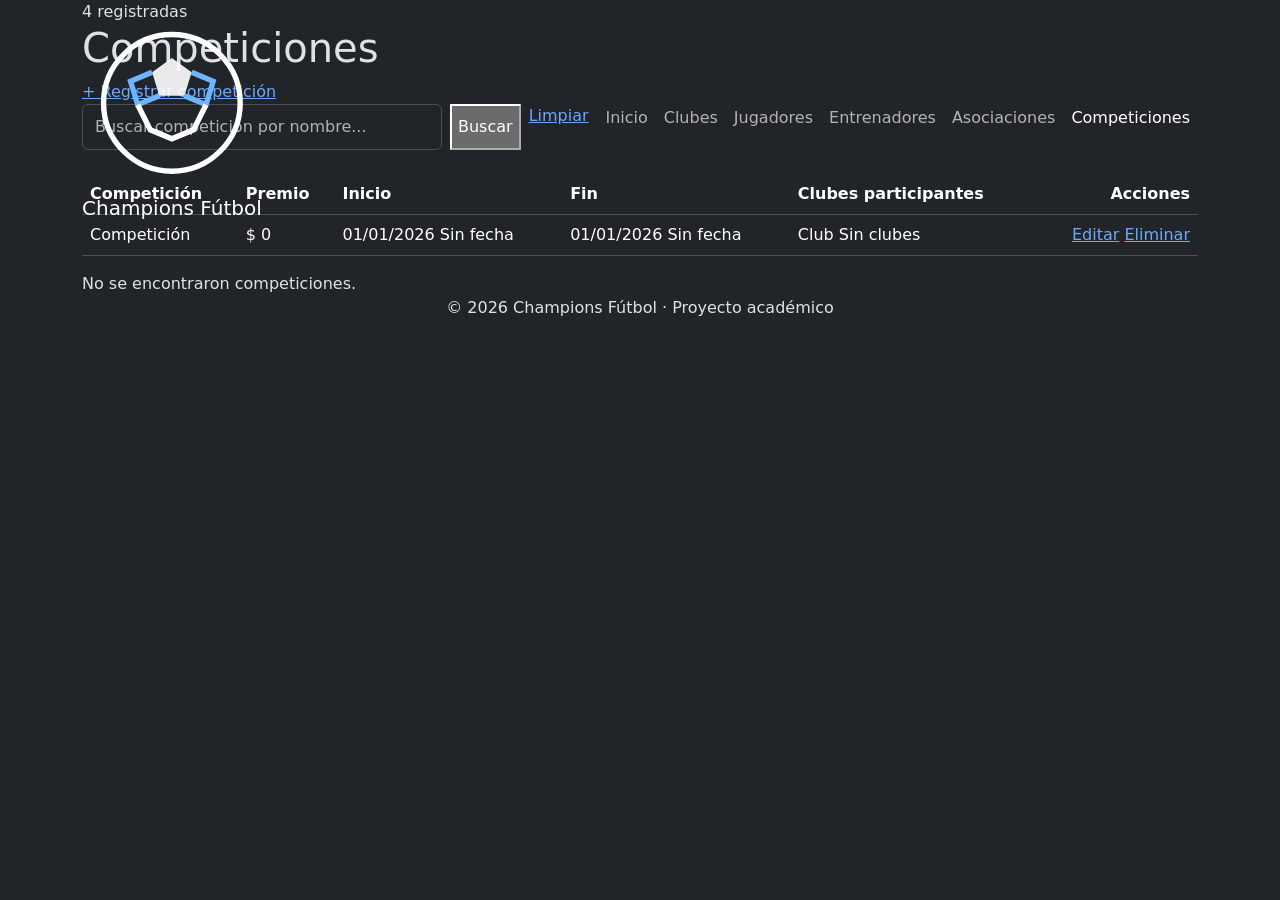
<file: futbol-apirest-norelacional/target/classes/templates/competicion/listar.html>
<!DOCTYPE html>
<html lang="es" data-bs-theme="dark" xmlns:th="http://www.thymeleaf.org">

<head>
    <meta charset="UTF-8">
    <meta name="viewport" content="width=device-width, initial-scale=1">
    <title>Competiciones | Champions Fútbol</title>

    <link href="https://cdn.jsdelivr.net/npm/bootstrap@5.3.3/dist/css/bootstrap.min.css" rel="stylesheet">
    <link th:href="@{/css/estilos.css}" rel="stylesheet">
</head>

<body>

<!-- NAVBAR -->
<nav class="navbar navbar-expand-lg fixed-top">
    <div class="container">
        <a class="navbar-brand" th:href="@{/}">
            <div class="logo">
                <svg viewBox="0 0 100 100" fill="none" xmlns="http://www.w3.org/2000/svg">
                    <circle cx="50" cy="50" r="38" stroke="white" stroke-width="3"/>
                    <path d="M50 25L61 33L57 46H43L39 33L50 25Z" fill="white" fill-opacity=".9"/>
                    <path d="M39 33L27 38L31 51L43 46" stroke="#6EB4FF" stroke-width="3"/>
                    <path d="M61 33L73 38L69 51L57 46" stroke="#6EB4FF" stroke-width="3"/>
                    <path d="M31 51L38 65L50 70L62 65L69 51" stroke="white" stroke-width="3"/>
                </svg>
            </div>
            Champions Fútbol
        </a>

        <button class="navbar-toggler" type="button" data-bs-toggle="collapse"
                data-bs-target="#navMenu" aria-controls="navMenu" aria-expanded="false" aria-label="Abrir menú">
            <span class="navbar-toggler-icon"></span>
        </button>

        <div class="collapse navbar-collapse" id="navMenu">
            <ul class="navbar-nav ms-auto">
                <li class="nav-item"><a class="nav-link" th:href="@{/}">Inicio</a></li>
                <li class="nav-item"><a class="nav-link" th:href="@{/club/listar}">Clubes</a></li>
                <li class="nav-item"><a class="nav-link" th:href="@{/jugador/listar}">Jugadores</a></li>
                <li class="nav-item"><a class="nav-link" th:href="@{/entrenador/listar}">Entrenadores</a></li>
                <li class="nav-item"><a class="nav-link" th:href="@{/asociacion/listar}">Asociaciones</a></li>
                <li class="nav-item"><a class="nav-link active" th:href="@{/competicion/listar}">Competiciones</a></li>
            </ul>
        </div>
    </div>
</nav>

<!-- CONTENIDO -->
<main class="pagina">
    <div class="container">

        <div class="pagina-header">
            <div>
                <div class="pagina-label" th:text="${#lists.size(competiciones)} + ' registradas'">4 registradas</div>
                <h1 class="pagina-titulo">Competiciones</h1>
            </div>
            <a class="btn-hero btn-hero-primary" th:href="@{/competicion}">+ Registrar competición</a>
        </div>

        <!-- Buscador -->
        <form class="d-flex flex-wrap gap-2 mb-4" th:action="@{/competicion/listar}" method="get">
            <input type="text" class="form-control" style="max-width: 360px;" name="buscar"
                   th:value="${buscar}" placeholder="Buscar competición por nombre...">
            <button type="submit" class="btn-hero btn-hero-secondary" style="min-height: 46px;">Buscar</button>
            <a class="btn-hero btn-hero-secondary" style="min-height: 46px;"
               th:if="${buscar != null and !buscar.isBlank()}" th:href="@{/competicion/listar}">Limpiar</a>
        </form>

        <!-- Tabla -->
        <div class="panel tabla-panel">
            <div class="tabla-scroll">
                <table class="table table-hover">
                    <thead>
                        <tr>
                            <th>Competición</th>
                            <th>Premio</th>
                            <th>Inicio</th>
                            <th>Fin</th>
                            <th>Clubes participantes</th>
                            <th class="text-end">Acciones</th>
                        </tr>
                    </thead>
                    <tbody>
                        <tr th:each="c : ${competiciones}">
                            <td><span class="nombre-club" th:text="${c.nombre}">Competición</span></td>
                            <td th:text="'$ ' + ${#numbers.formatInteger(c.montoPremio, 1, 'POINT')}">$ 0</td>
                            <td>
                                <span th:if="${c.fechaInicio != null}" th:text="${#temporals.format(c.fechaInicio, 'dd/MM/yyyy')}">01/01/2026</span>
                                <span class="sin-datos" th:if="${c.fechaInicio == null}">Sin fecha</span>
                            </td>
                            <td>
                                <span th:if="${c.fechaFin != null}" th:text="${#temporals.format(c.fechaFin, 'dd/MM/yyyy')}">01/01/2026</span>
                                <span class="sin-datos" th:if="${c.fechaFin == null}">Sin fecha</span>
                            </td>
                            <td>
                                <span class="chip" th:each="n : ${clubesDe[c.id]}" th:text="${n}">Club</span>
                                <span class="sin-datos" th:if="${clubesDe[c.id] == null}">Sin clubes</span>
                            </td>
                            <td class="text-end text-nowrap">
                                <a class="btn-accion editar" th:href="@{/competicion/editar/{id}(id=${c.id})}">Editar</a>
                                <a class="btn-accion eliminar" th:href="@{/competicion/eliminar/{id}(id=${c.id})}"
                                   onclick="return confirm('¿Seguro que deseas eliminar esta competición?');">Eliminar</a>
                            </td>
                        </tr>
                    </tbody>
                </table>
            </div>

            <div class="vacio" th:if="${#lists.isEmpty(competiciones)}">
                No se encontraron competiciones.
            </div>
        </div>

    </div>
</main>

<footer>
    <div class="container text-center">
        © 2026 Champions Fútbol · Proyecto académico
    </div>
</footer>

<script src="https://cdn.jsdelivr.net/npm/bootstrap@5.3.3/dist/js/bootstrap.bundle.min.js"></script>
</body>
</html>
</file>
